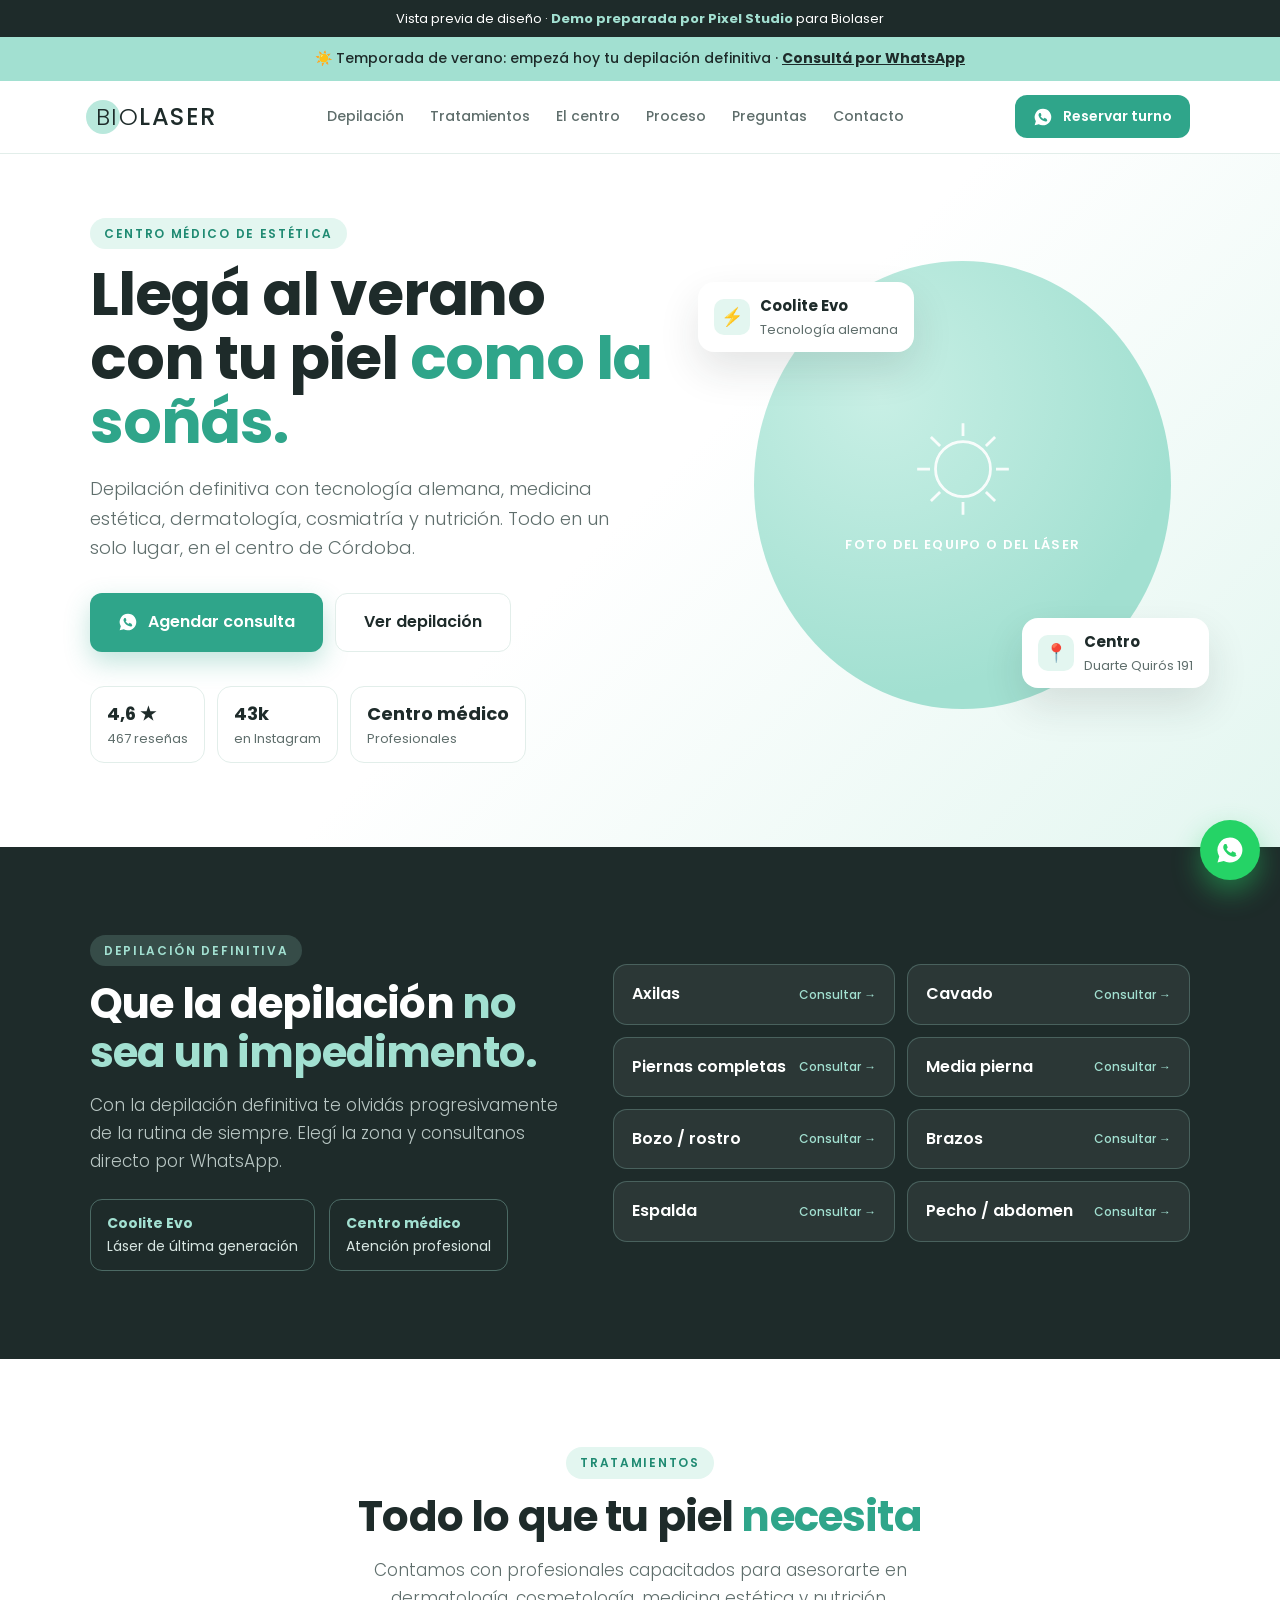
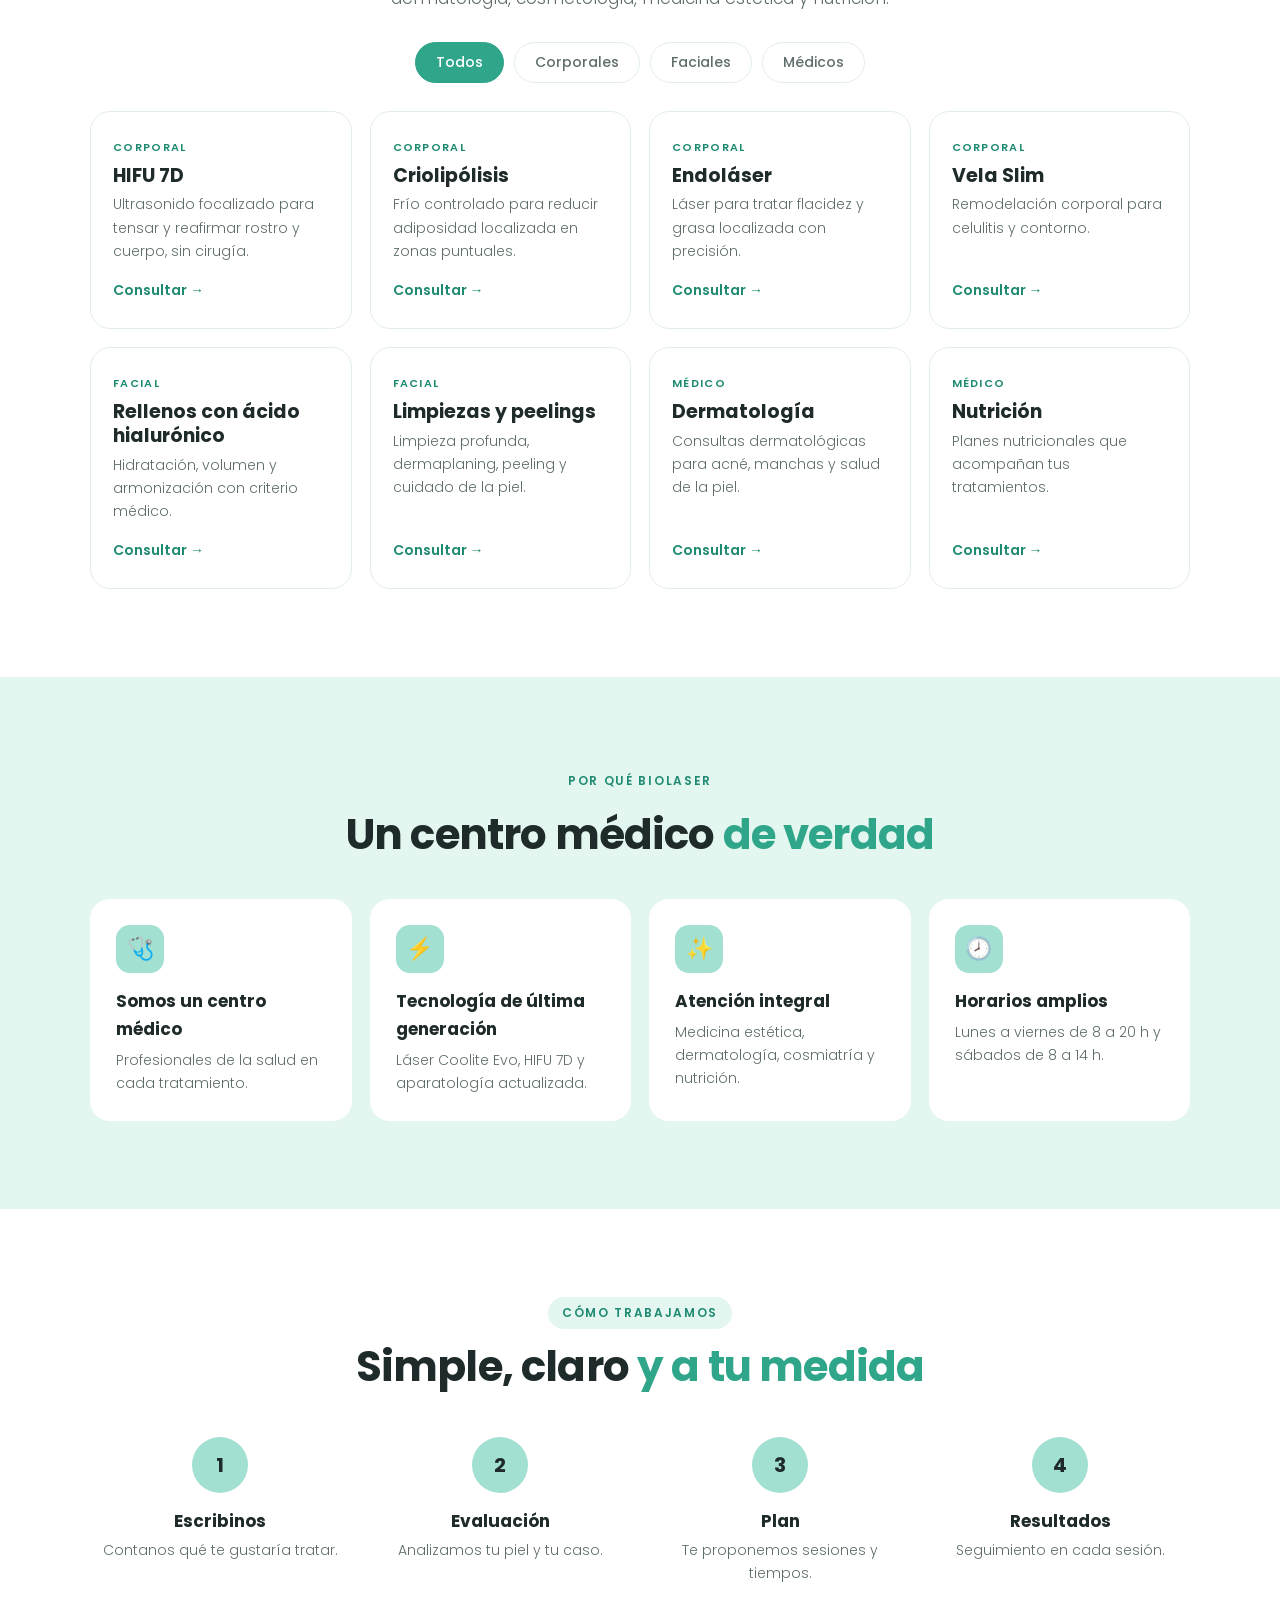
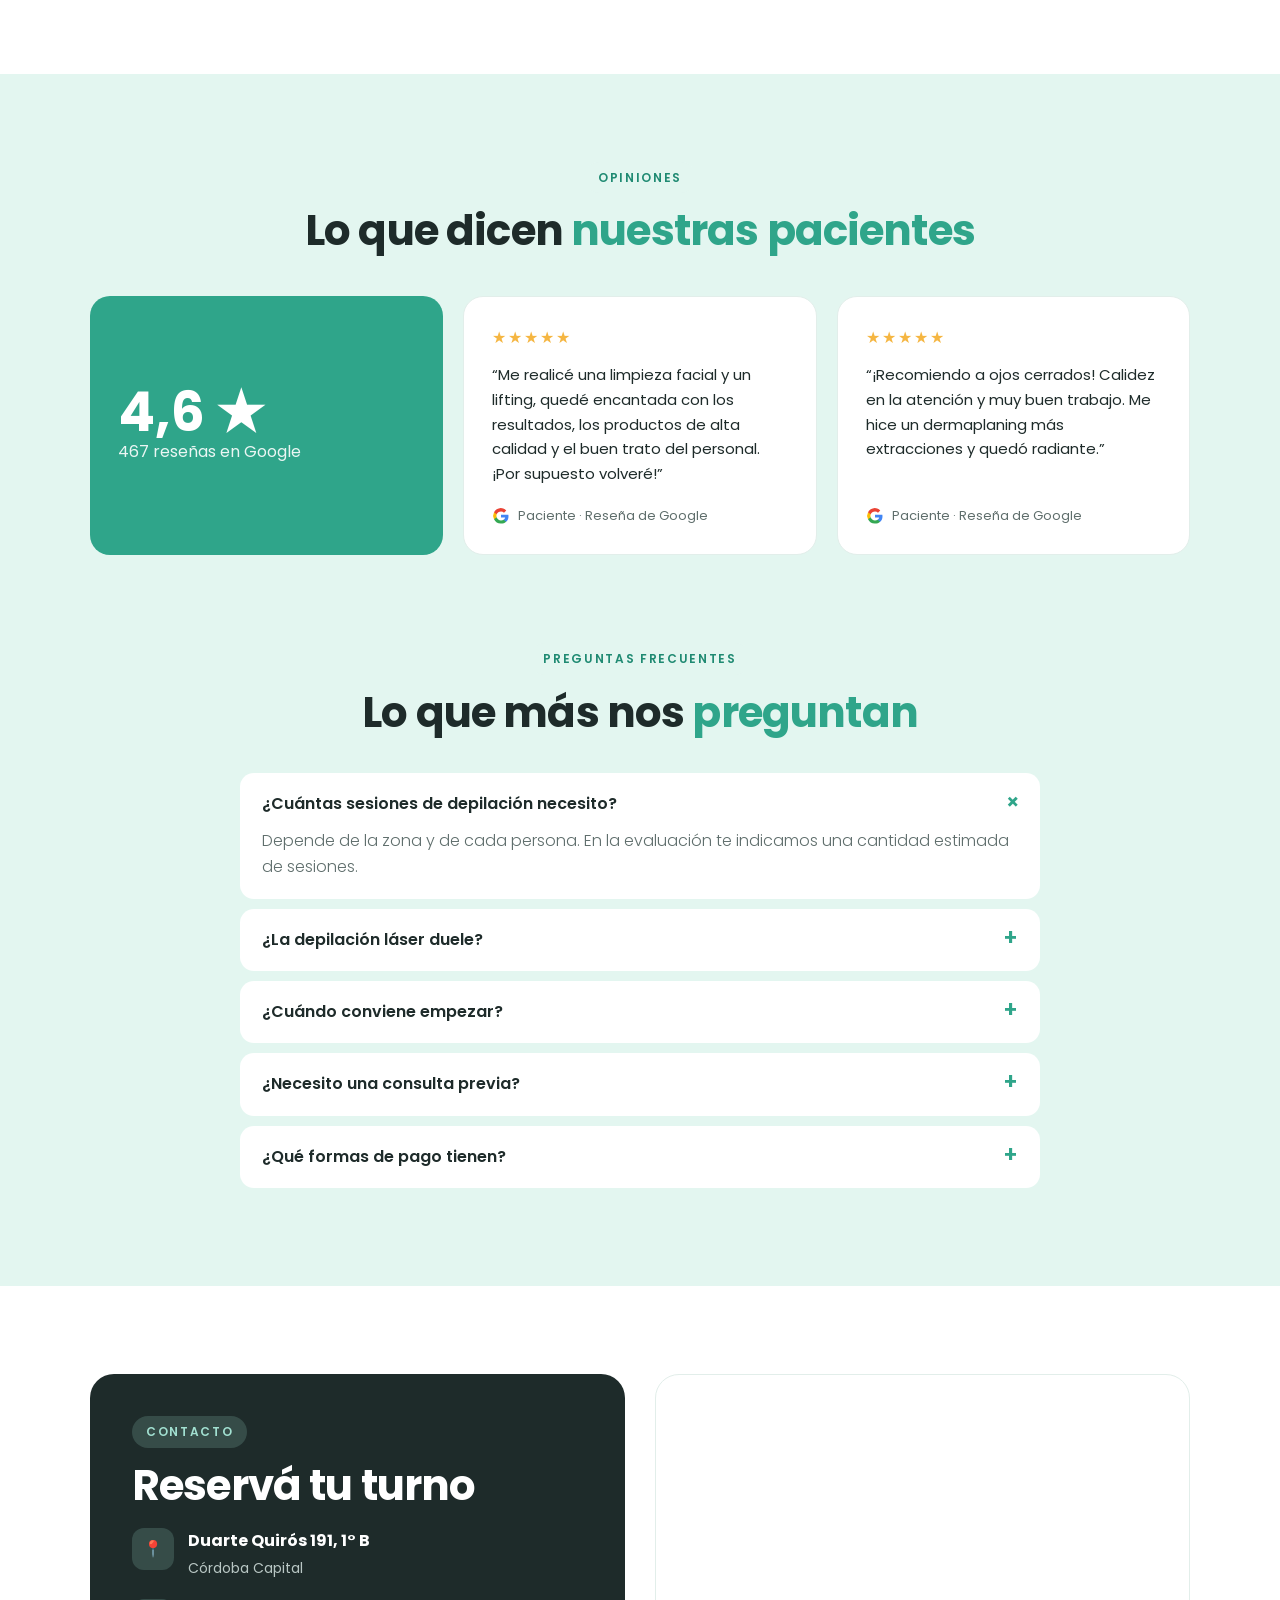
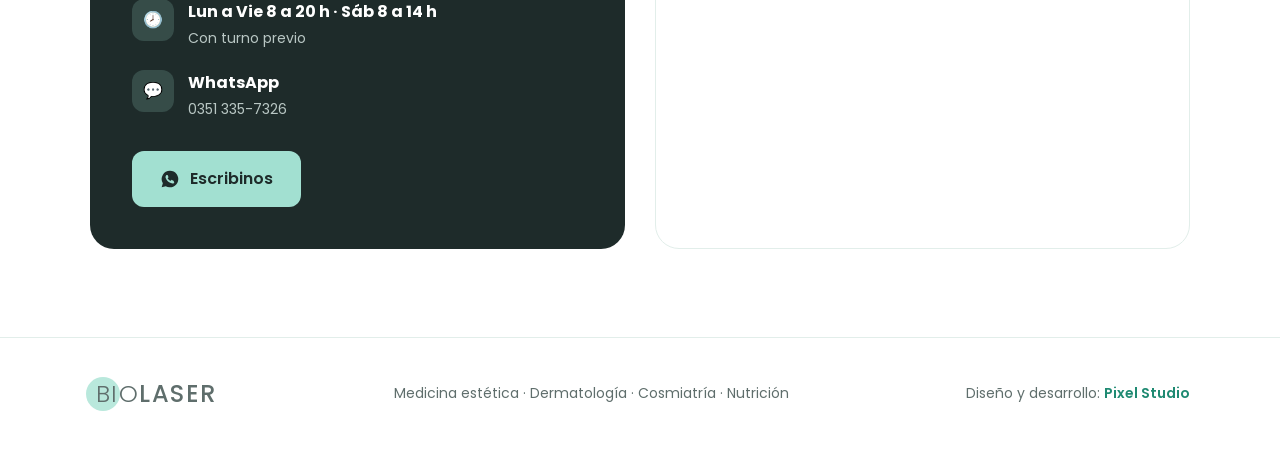
<file: demos/demo-landing-biolaser.html>
<!DOCTYPE html><html lang="es"><head><meta charset="utf-8"><meta name="viewport" content="width=device-width,initial-scale=1">
<title>Biolaser | Depilación Láser, Medicina Estética y Dermatología en Córdoba</title>
<meta name="description" content="Centro médico de estética en Córdoba. Depilación definitiva con láser Coolite Evo, HIFU 7D, criolipólisis, dermatología y nutrición. Duarte Quirós 191 1°B.">
<link href="https://fonts.googleapis.com/css2?family=Poppins:wght@300;400;500;600;700&display=swap" rel="stylesheet">
<style>
:root{--mint:#A2E0D1;--mint-l:#E3F6F0;--teal:#2FA58A;--teal-d:#1F8A72;--ink:#1E2B2A;--mut:#5F6E6C;--line:#E2EEEA}
*{margin:0;padding:0;box-sizing:border-box}html{scroll-behavior:smooth}
body{font-family:'Poppins',sans-serif;color:var(--ink);background:#fff;line-height:1.65;-webkit-font-smoothing:antialiased}
a{color:inherit;text-decoration:none}
.wrap{max-width:1140px;margin:0 auto;padding:0 20px}
section{padding:88px 0}
.k{display:inline-block;font-size:12px;font-weight:600;letter-spacing:.14em;text-transform:uppercase;color:var(--teal-d);background:var(--mint-l);padding:6px 14px;border-radius:999px;margin-bottom:14px}
h1,h2{font-weight:700;letter-spacing:-.02em}
h2{font-size:clamp(28px,4vw,42px);line-height:1.15;margin-bottom:14px}
h2 span{color:var(--teal)}
.lead{color:var(--mut);font-size:17px;max-width:640px;font-weight:300}
.c{text-align:center}.c .lead{margin:0 auto}
.btn{display:inline-flex;align-items:center;gap:10px;background:var(--teal);color:#fff;font-weight:600;padding:15px 28px;border-radius:12px;transition:transform .2s,background .2s;box-shadow:0 10px 26px rgba(47,165,138,.3)}
.btn:hover{background:var(--teal-d);transform:translateY(-2px)}
.btn.l{background:#fff;color:var(--ink);box-shadow:none;border:1.5px solid var(--line)}
.demo{background:var(--ink);color:#fff;font-size:13px;text-align:center;padding:8px 12px}.demo b{color:var(--mint)}
.promo{background:var(--mint);color:var(--ink);text-align:center;font-size:14px;font-weight:500;padding:10px 16px}
.promo a{font-weight:700;text-decoration:underline}
nav{position:sticky;top:0;z-index:20;background:rgba(255,255,255,.94);backdrop-filter:blur(8px);border-bottom:1px solid var(--line)}
nav .wrap{display:flex;justify-content:space-between;align-items:center;height:72px}
.logo{display:flex;align-items:center;gap:0;font-weight:300;font-size:24px;letter-spacing:.06em;position:relative;padding-left:6px}
.logo:before{content:'';position:absolute;left:-4px;top:50%;transform:translateY(-50%);width:34px;height:34px;border-radius:50%;background:var(--mint);opacity:.75;z-index:-1}
.logo b{font-weight:500}
.menu{display:flex;gap:26px;font-size:14px;color:var(--mut);font-weight:500}
.menu a:hover{color:var(--teal-d)}
nav .btn{padding:10px 18px;font-size:14px;box-shadow:none}
.hero{background:linear-gradient(135deg,#fff 50%,var(--mint-l));padding:64px 0 84px;overflow:hidden}
.hero .wrap{display:grid;grid-template-columns:1.1fr .9fr;gap:48px;align-items:center}
.hero h1{font-size:clamp(36px,5.2vw,60px);line-height:1.06}
.hero h1 span{color:var(--teal)}
.hero p{font-size:18px;color:var(--mut);margin:20px 0 30px;max-width:520px;font-weight:300}
.ctas{display:flex;gap:12px;flex-wrap:wrap}
.badges{display:flex;gap:12px;flex-wrap:wrap;margin-top:34px}
.badge{background:#fff;border:1px solid var(--line);border-radius:14px;padding:12px 16px;font-size:13px;color:var(--mut)}
.badge b{display:block;font-size:18px;color:var(--ink)}
.visual{position:relative;aspect-ratio:1/1.1}
.circle{position:absolute;inset:6% 4% 8% 8%;border-radius:50%;background:radial-gradient(circle at 30% 30%,#C8EFE5,var(--mint) 70%);display:flex;align-items:center;justify-content:center;text-align:center;color:#fff;font-size:13px;font-weight:600;letter-spacing:.1em;text-transform:uppercase;padding:40px}
.circle svg{width:110px;height:110px;display:block;margin:0 auto 10px;opacity:.9}
.float{position:absolute;background:#fff;border-radius:16px;padding:12px 16px;box-shadow:0 18px 40px rgba(30,43,42,.12);font-size:13px;color:var(--mut);display:flex;gap:10px;align-items:center}
.float b{display:block;color:var(--ink);font-size:15px}
.float i{font-style:normal;width:36px;height:36px;border-radius:10px;background:var(--mint-l);display:flex;align-items:center;justify-content:center;font-size:18px}
.dep{background:var(--ink);color:#fff}
.dep .wrap{display:grid;grid-template-columns:.9fr 1.1fr;gap:50px;align-items:center}
.dep h2{color:#fff}.dep h2 span{color:var(--mint)}
.dep .lead{color:#B9C7C4}
.tech{margin-top:24px;display:flex;gap:14px;flex-wrap:wrap}
.tech div{border:1px solid rgba(162,224,209,.35);border-radius:12px;padding:12px 16px;font-size:14px;color:#D8E6E2}
.tech b{color:var(--mint);display:block}
.zonas{display:grid;grid-template-columns:1fr 1fr;gap:12px}
.z{background:rgba(255,255,255,.06);border:1px solid rgba(162,224,209,.25);border-radius:14px;padding:16px 18px;font-weight:600;display:flex;justify-content:space-between;align-items:center;gap:10px;transition:background .2s,border-color .2s}
.z span{font-size:12px;font-weight:500;color:var(--mint)}
.z:hover{background:rgba(162,224,209,.15);border-color:var(--mint)}
.tabs{display:flex;gap:10px;justify-content:center;margin:30px 0 8px;flex-wrap:wrap}
.tabs button{background:#fff;border:1.5px solid var(--line);padding:9px 20px;border-radius:999px;font-family:'Poppins';font-size:14px;font-weight:500;color:var(--mut);cursor:pointer;transition:all .2s}
.tabs button.on,.tabs button:hover{background:var(--teal);border-color:var(--teal);color:#fff}
.grid{display:grid;grid-template-columns:repeat(4,1fr);gap:18px;margin-top:28px}
.tc{border:1px solid var(--line);border-radius:20px;padding:26px 22px;display:flex;flex-direction:column;transition:transform .25s,box-shadow .25s;background:#fff}
.tc:hover{transform:translateY(-4px);box-shadow:0 20px 40px rgba(30,43,42,.08)}
.tc .cat{font-size:11px;font-weight:600;letter-spacing:.12em;text-transform:uppercase;color:var(--teal-d)}
.tc h3{font-size:19px;margin:8px 0 6px;line-height:1.25}
.tc p{font-size:14px;color:var(--mut);flex:1;font-weight:300}
.tc a{margin-top:16px;font-weight:600;font-size:14px;color:var(--teal-d)}
.soft{background:var(--mint-l)}
.why{display:grid;grid-template-columns:repeat(4,1fr);gap:18px;margin-top:40px}
.wy{background:#fff;border-radius:20px;padding:26px}
.wy .i{width:48px;height:48px;border-radius:14px;background:var(--mint);display:flex;align-items:center;justify-content:center;font-size:22px;margin-bottom:14px}
.wy h3{font-size:17px;margin-bottom:6px}.wy p{font-size:14px;color:var(--mut);font-weight:300}
.steps{display:grid;grid-template-columns:repeat(4,1fr);gap:20px;margin-top:46px}
.step{text-align:center}
.step .n{width:56px;height:56px;border-radius:50%;background:var(--mint);color:var(--ink);font-weight:700;font-size:20px;display:flex;align-items:center;justify-content:center;margin:0 auto 14px}
.step h3{font-size:17px;margin-bottom:4px}.step p{font-size:14px;color:var(--mut);font-weight:300}
.revs{display:grid;grid-template-columns:1fr 1fr 1fr;gap:20px;margin-top:40px}
.rv{border:1px solid var(--line);border-radius:20px;padding:28px;display:flex;flex-direction:column;background:#fff}
.st{color:#F5B642;letter-spacing:2px}
.rv p{margin:12px 0 18px;flex:1;font-size:15px}
.rv small{color:var(--mut);display:flex;gap:8px;align-items:center;font-size:13px}
.big{background:var(--teal);color:#fff;border-radius:20px;padding:28px;display:flex;flex-direction:column;justify-content:center}
.big b{font-size:54px;line-height:1}.big p{opacity:.9}
.faq{max-width:800px;margin:36px auto 0}
details{background:#fff;border-radius:14px;padding:18px 22px;margin-bottom:10px}
summary{cursor:pointer;list-style:none;display:flex;justify-content:space-between;gap:20px;font-weight:600}
summary::-webkit-details-marker{display:none}
summary:after{content:'+';color:var(--teal);font-size:22px;line-height:1;transition:transform .2s}
details[open] summary:after{transform:rotate(45deg)}
details p{color:var(--mut);margin-top:10px;font-weight:300}
.contact .wrap{display:grid;grid-template-columns:1fr 1fr;gap:30px}
.cb{background:var(--ink);color:#fff;border-radius:24px;padding:42px}
.cb h2{color:#fff}
.cl{display:flex;gap:14px;margin-top:18px}
.cl i{font-style:normal;width:42px;height:42px;border-radius:12px;background:rgba(162,224,209,.18);display:flex;align-items:center;justify-content:center;flex-shrink:0}
.cl span{color:#B9C7C4;font-size:14px}
.cb .btn{margin-top:28px;background:var(--mint);color:var(--ink);box-shadow:none}
.map{border-radius:24px;overflow:hidden;border:1px solid var(--line);min-height:380px}
.map iframe{width:100%;height:100%;min-height:380px;border:0;display:block}
footer{border-top:1px solid var(--line);padding:36px 0;font-size:14px;color:var(--mut)}
footer .wrap{display:flex;justify-content:space-between;align-items:center;gap:20px;flex-wrap:wrap}
footer a{color:var(--teal-d);font-weight:600}
.wf{position:fixed;right:20px;bottom:20px;width:60px;height:60px;border-radius:50%;background:#25D366;color:#fff;display:flex;align-items:center;justify-content:center;box-shadow:0 12px 28px rgba(37,211,102,.45);z-index:30}
.wf svg{width:30px;height:30px}
@media(max-width:920px){.menu{display:none}.hero .wrap,.dep .wrap,.contact .wrap{grid-template-columns:1fr}.visual{max-width:400px;margin:0 auto;width:100%}.grid,.why,.steps{grid-template-columns:1fr 1fr}.revs{grid-template-columns:1fr}section{padding:64px 0}}
@media(max-width:560px){.grid,.why,.steps,.zonas{grid-template-columns:1fr}nav .btn span{display:none}.cb{padding:28px}}
</style></head><body>
<div class="demo">Vista previa de diseño · <b>Demo preparada por Pixel Studio</b> para Biolaser</div>
<div class="promo">☀️ Temporada de verano: empezá hoy tu depilación definitiva · <a href="https://wa.me/5493513357326?text=Hola%20Biolaser%21%20Quiero%20info%20sobre%20depilaci%C3%B3n%20definitiva%20para%20el%20verano." target="_blank" rel="noopener">Consultá por WhatsApp</a></div>
<nav><div class="wrap">
<a href="#inicio" class="logo">BIO<b>LASER</b></a>
<div class="menu"><a href="#depilacion">Depilación</a><a href="#tratamientos">Tratamientos</a><a href="#centro">El centro</a><a href="#proceso">Proceso</a><a href="#faq">Preguntas</a><a href="#contacto">Contacto</a></div>
<a class="btn" href="https://wa.me/5493513357326?text=Hola%20Biolaser%21%20Quiero%20reservar%20un%20turno." target="_blank" rel="noopener"><svg viewBox="0 0 24 24" fill="currentColor" width="20" height="20"><path d="M12 2a10 10 0 0 0-8.6 15.1L2 22l5-1.3A10 10 0 1 0 12 2Zm5.3 14.1c-.2.6-1.3 1.2-1.8 1.2-.5.1-1 .1-1.7-.1-.4-.1-.9-.3-1.5-.6-2.7-1.2-4.4-3.9-4.6-4.1-.1-.2-1.1-1.5-1.1-2.8s.7-2 .9-2.3c.2-.3.5-.3.7-.3h.5c.2 0 .4 0 .6.5l.8 1.9c.1.1.1.3 0 .5l-.3.5-.4.4c-.1.1-.3.3-.1.5.1.3.6 1 1.3 1.6.9.8 1.6 1 1.9 1.2.2.1.4.1.5-.1l.7-.9c.2-.2.4-.2.6-.1l1.8.9c.3.1.4.2.5.3.1.2.1.7-.1 1.3Z"/></svg><span>Reservar turno</span></a>
</div></nav>

<header class="hero" id="inicio"><div class="wrap">
<div><span class="k">Centro médico de estética</span>
<h1>Llegá al verano con tu piel <span>como la soñás.</span></h1>
<p>Depilación definitiva con tecnología alemana, medicina estética, dermatología, cosmiatría y nutrición. Todo en un solo lugar, en el centro de Córdoba.</p>
<div class="ctas"><a class="btn" href="https://wa.me/5493513357326?text=Hola%20Biolaser%21%20Quiero%20agendar%20una%20consulta." target="_blank" rel="noopener"><svg viewBox="0 0 24 24" fill="currentColor" width="20" height="20"><path d="M12 2a10 10 0 0 0-8.6 15.1L2 22l5-1.3A10 10 0 1 0 12 2Zm5.3 14.1c-.2.6-1.3 1.2-1.8 1.2-.5.1-1 .1-1.7-.1-.4-.1-.9-.3-1.5-.6-2.7-1.2-4.4-3.9-4.6-4.1-.1-.2-1.1-1.5-1.1-2.8s.7-2 .9-2.3c.2-.3.5-.3.7-.3h.5c.2 0 .4 0 .6.5l.8 1.9c.1.1.1.3 0 .5l-.3.5-.4.4c-.1.1-.3.3-.1.5.1.3.6 1 1.3 1.6.9.8 1.6 1 1.9 1.2.2.1.4.1.5-.1l.7-.9c.2-.2.4-.2.6-.1l1.8.9c.3.1.4.2.5.3.1.2.1.7-.1 1.3Z"/></svg> Agendar consulta</a><a class="btn l" href="#depilacion">Ver depilación</a></div>
<div class="badges"><div class="badge"><b>4,6 ★</b>467 reseñas</div><div class="badge"><b>43k</b>en Instagram</div><div class="badge"><b>Centro médico</b>Profesionales</div></div></div>
<div class="visual"><div class="circle"><div><svg viewBox="0 0 120 120" fill="none" stroke="#fff" stroke-width="3"><circle cx="60" cy="60" r="30"/><path d="M60 10v14M60 96v14M10 60h14M96 60h14M25 25l10 10M85 85l10 10M95 25 85 35M35 85 25 95"/></svg>Foto del equipo o del láser</div></div>
<div class="float" style="top:10%;left:-4%"><i>⚡</i><div><b>Coolite Evo</b>Tecnología alemana</div></div>
<div class="float" style="bottom:12%;right:-4%"><i>📍</i><div><b>Centro</b>Duarte Quirós 191</div></div></div>
</div></header>

<section class="dep" id="depilacion"><div class="wrap">
<div><span class="k" style="background:rgba(162,224,209,.18);color:var(--mint)">Depilación definitiva</span>
<h2>Que la depilación <span>no sea un impedimento.</span></h2>
<p class="lead">Con la depilación definitiva te olvidás progresivamente de la rutina de siempre. Elegí la zona y consultanos directo por WhatsApp.</p>
<div class="tech"><div><b>Coolite Evo</b>Láser de última generación</div><div><b>Centro médico</b>Atención profesional</div></div></div>
<div class="zonas"><a class="z" href="https://wa.me/5493513357326?text=Hola%20Biolaser%21%20Quiero%20consultar%20por%20depilaci%C3%B3n%20definitiva%20en%3A%20Axilas." target="_blank" rel="noopener">Axilas<span>Consultar →</span></a><a class="z" href="https://wa.me/5493513357326?text=Hola%20Biolaser%21%20Quiero%20consultar%20por%20depilaci%C3%B3n%20definitiva%20en%3A%20Cavado." target="_blank" rel="noopener">Cavado<span>Consultar →</span></a><a class="z" href="https://wa.me/5493513357326?text=Hola%20Biolaser%21%20Quiero%20consultar%20por%20depilaci%C3%B3n%20definitiva%20en%3A%20Piernas%20completas." target="_blank" rel="noopener">Piernas completas<span>Consultar →</span></a><a class="z" href="https://wa.me/5493513357326?text=Hola%20Biolaser%21%20Quiero%20consultar%20por%20depilaci%C3%B3n%20definitiva%20en%3A%20Media%20pierna." target="_blank" rel="noopener">Media pierna<span>Consultar →</span></a><a class="z" href="https://wa.me/5493513357326?text=Hola%20Biolaser%21%20Quiero%20consultar%20por%20depilaci%C3%B3n%20definitiva%20en%3A%20Bozo%20/%20rostro." target="_blank" rel="noopener">Bozo / rostro<span>Consultar →</span></a><a class="z" href="https://wa.me/5493513357326?text=Hola%20Biolaser%21%20Quiero%20consultar%20por%20depilaci%C3%B3n%20definitiva%20en%3A%20Brazos." target="_blank" rel="noopener">Brazos<span>Consultar →</span></a><a class="z" href="https://wa.me/5493513357326?text=Hola%20Biolaser%21%20Quiero%20consultar%20por%20depilaci%C3%B3n%20definitiva%20en%3A%20Espalda." target="_blank" rel="noopener">Espalda<span>Consultar →</span></a><a class="z" href="https://wa.me/5493513357326?text=Hola%20Biolaser%21%20Quiero%20consultar%20por%20depilaci%C3%B3n%20definitiva%20en%3A%20Pecho%20/%20abdomen." target="_blank" rel="noopener">Pecho / abdomen<span>Consultar →</span></a></div>
</div></section>

<section id="tratamientos"><div class="wrap">
<div class="c"><span class="k">Tratamientos</span><h2>Todo lo que tu piel <span>necesita</span></h2><p class="lead">Contamos con profesionales capacitados para asesorarte en dermatología, cosmetología, medicina estética y nutrición.</p></div>
<div class="tabs"><button class="on" data-f="all">Todos</button><button data-f="Corporal">Corporales</button><button data-f="Facial">Faciales</button><button data-f="Médico">Médicos</button></div>
<div class="grid"><div class="tc" data-cat="Corporal"><span class="cat">Corporal</span><h3>HIFU 7D</h3><p>Ultrasonido focalizado para tensar y reafirmar rostro y cuerpo, sin cirugía.</p><a href="https://wa.me/5493513357326?text=Hola%20Biolaser%21%20Quiero%20consultar%20por%20HIFU%207D." target="_blank" rel="noopener">Consultar →</a></div><div class="tc" data-cat="Corporal"><span class="cat">Corporal</span><h3>Criolipólisis</h3><p>Frío controlado para reducir adiposidad localizada en zonas puntuales.</p><a href="https://wa.me/5493513357326?text=Hola%20Biolaser%21%20Quiero%20consultar%20por%20Criolip%C3%B3lisis." target="_blank" rel="noopener">Consultar →</a></div><div class="tc" data-cat="Corporal"><span class="cat">Corporal</span><h3>Endoláser</h3><p>Láser para tratar flacidez y grasa localizada con precisión.</p><a href="https://wa.me/5493513357326?text=Hola%20Biolaser%21%20Quiero%20consultar%20por%20Endol%C3%A1ser." target="_blank" rel="noopener">Consultar →</a></div><div class="tc" data-cat="Corporal"><span class="cat">Corporal</span><h3>Vela Slim</h3><p>Remodelación corporal para celulitis y contorno.</p><a href="https://wa.me/5493513357326?text=Hola%20Biolaser%21%20Quiero%20consultar%20por%20Vela%20Slim." target="_blank" rel="noopener">Consultar →</a></div><div class="tc" data-cat="Facial"><span class="cat">Facial</span><h3>Rellenos con ácido hialurónico</h3><p>Hidratación, volumen y armonización con criterio médico.</p><a href="https://wa.me/5493513357326?text=Hola%20Biolaser%21%20Quiero%20consultar%20por%20Rellenos%20con%20%C3%A1cido%20hialur%C3%B3nico." target="_blank" rel="noopener">Consultar →</a></div><div class="tc" data-cat="Facial"><span class="cat">Facial</span><h3>Limpiezas y peelings</h3><p>Limpieza profunda, dermaplaning, peeling y cuidado de la piel.</p><a href="https://wa.me/5493513357326?text=Hola%20Biolaser%21%20Quiero%20consultar%20por%20Limpiezas%20y%20peelings." target="_blank" rel="noopener">Consultar →</a></div><div class="tc" data-cat="Médico"><span class="cat">Médico</span><h3>Dermatología</h3><p>Consultas dermatológicas para acné, manchas y salud de la piel.</p><a href="https://wa.me/5493513357326?text=Hola%20Biolaser%21%20Quiero%20consultar%20por%20Dermatolog%C3%ADa." target="_blank" rel="noopener">Consultar →</a></div><div class="tc" data-cat="Médico"><span class="cat">Médico</span><h3>Nutrición</h3><p>Planes nutricionales que acompañan tus tratamientos.</p><a href="https://wa.me/5493513357326?text=Hola%20Biolaser%21%20Quiero%20consultar%20por%20Nutrici%C3%B3n." target="_blank" rel="noopener">Consultar →</a></div></div>
</div></section>

<section class="soft" id="centro"><div class="wrap">
<div class="c"><span class="k">Por qué Biolaser</span><h2>Un centro médico <span>de verdad</span></h2></div>
<div class="why">
<div class="wy"><div class="i">🩺</div><h3>Somos un centro médico</h3><p>Profesionales de la salud en cada tratamiento.</p></div>
<div class="wy"><div class="i">⚡</div><h3>Tecnología de última generación</h3><p>Láser Coolite Evo, HIFU 7D y aparatología actualizada.</p></div>
<div class="wy"><div class="i">✨</div><h3>Atención integral</h3><p>Medicina estética, dermatología, cosmiatría y nutrición.</p></div>
<div class="wy"><div class="i">🕗</div><h3>Horarios amplios</h3><p>Lunes a viernes de 8 a 20 h y sábados de 8 a 14 h.</p></div>
</div></div></section>

<section id="proceso"><div class="wrap">
<div class="c"><span class="k">Cómo trabajamos</span><h2>Simple, claro <span>y a tu medida</span></h2></div>
<div class="steps"><div class="step"><div class="n">1</div><h3>Escribinos</h3><p>Contanos qué te gustaría tratar.</p></div><div class="step"><div class="n">2</div><h3>Evaluación</h3><p>Analizamos tu piel y tu caso.</p></div><div class="step"><div class="n">3</div><h3>Plan</h3><p>Te proponemos sesiones y tiempos.</p></div><div class="step"><div class="n">4</div><h3>Resultados</h3><p>Seguimiento en cada sesión.</p></div></div>
</div></section>

<section class="soft" id="opiniones"><div class="wrap">
<div class="c"><span class="k">Opiniones</span><h2>Lo que dicen <span>nuestras pacientes</span></h2></div>
<div class="revs"><div class="big"><b>4,6 ★</b><p>467 reseñas en Google</p></div><div class="rv"><div class="st">★★★★★</div><p>“Me realicé una limpieza facial y un lifting, quedé encantada con los resultados, los productos de alta calidad y el buen trato del personal. ¡Por supuesto volveré!”</p><small><svg width="18" height="18" viewBox="0 0 24 24"><path fill="#4285F4" d="M22 12.2c0-.7-.1-1.4-.2-2H12v3.8h5.6a4.8 4.8 0 0 1-2.1 3.1v2.6h3.4c2-1.8 3.1-4.5 3.1-7.5Z"/><path fill="#34A853" d="M12 22c2.8 0 5.2-.9 6.9-2.5l-3.4-2.6c-.9.6-2.1 1-3.5 1-2.7 0-5-1.8-5.8-4.3H2.7v2.7A10 10 0 0 0 12 22Z"/><path fill="#FBBC05" d="M6.2 13.6a6 6 0 0 1 0-3.8V7.1H2.7a10 10 0 0 0 0 9.2l3.5-2.7Z"/><path fill="#EA4335" d="M12 6c1.5 0 2.9.5 4 1.6l3-3A10 10 0 0 0 2.7 7.1l3.5 2.7C7 7.8 9.3 6 12 6Z"/></svg> Paciente · Reseña de Google</small></div><div class="rv"><div class="st">★★★★★</div><p>“¡Recomiendo a ojos cerrados! Calidez en la atención y muy buen trabajo. Me hice un dermaplaning más extracciones y quedó radiante.”</p><small><svg width="18" height="18" viewBox="0 0 24 24"><path fill="#4285F4" d="M22 12.2c0-.7-.1-1.4-.2-2H12v3.8h5.6a4.8 4.8 0 0 1-2.1 3.1v2.6h3.4c2-1.8 3.1-4.5 3.1-7.5Z"/><path fill="#34A853" d="M12 22c2.8 0 5.2-.9 6.9-2.5l-3.4-2.6c-.9.6-2.1 1-3.5 1-2.7 0-5-1.8-5.8-4.3H2.7v2.7A10 10 0 0 0 12 22Z"/><path fill="#FBBC05" d="M6.2 13.6a6 6 0 0 1 0-3.8V7.1H2.7a10 10 0 0 0 0 9.2l3.5-2.7Z"/><path fill="#EA4335" d="M12 6c1.5 0 2.9.5 4 1.6l3-3A10 10 0 0 0 2.7 7.1l3.5 2.7C7 7.8 9.3 6 12 6Z"/></svg> Paciente · Reseña de Google</small></div></div>
</div></section>

<section id="faq" class="soft" style="padding-top:0"><div class="wrap">
<div class="c"><span class="k">Preguntas frecuentes</span><h2>Lo que más nos <span>preguntan</span></h2></div>
<div class="faq">
<details open><summary>¿Cuántas sesiones de depilación necesito?</summary><p>Depende de la zona y de cada persona. En la evaluación te indicamos una cantidad estimada de sesiones.</p></details>
<details><summary>¿La depilación láser duele?</summary><p>Es un procedimiento bien tolerado. Te explicamos qué vas a sentir antes de empezar.</p></details>
<details><summary>¿Cuándo conviene empezar?</summary><p>Cuanto antes empieces, antes vas a ver los resultados. Consultanos y armamos tu plan.</p></details>
<details><summary>¿Necesito una consulta previa?</summary><p>Sí, hacemos una evaluación para indicarte el tratamiento adecuado para tu piel.</p></details>
<details><summary>¿Qué formas de pago tienen?</summary><p>Escribinos por WhatsApp y te contamos las opciones y promociones vigentes.</p></details>
</div></div></section>

<section class="contact" id="contacto"><div class="wrap">
<div class="cb"><span class="k" style="background:rgba(162,224,209,.18);color:var(--mint)">Contacto</span><h2>Reservá tu turno</h2>
<div class="cl"><i>📍</i><div><b>Duarte Quirós 191, 1° B</b><br><span>Córdoba Capital</span></div></div>
<div class="cl"><i>🕗</i><div><b>Lun a Vie 8 a 20 h · Sáb 8 a 14 h</b><br><span>Con turno previo</span></div></div>
<div class="cl"><i>💬</i><div><b>WhatsApp</b><br><span>0351 335-7326</span></div></div>
<a class="btn" href="https://wa.me/5493513357326?text=Hola%20Biolaser%21%20Quiero%20reservar%20un%20turno." target="_blank" rel="noopener"><svg viewBox="0 0 24 24" fill="currentColor" width="20" height="20"><path d="M12 2a10 10 0 0 0-8.6 15.1L2 22l5-1.3A10 10 0 1 0 12 2Zm5.3 14.1c-.2.6-1.3 1.2-1.8 1.2-.5.1-1 .1-1.7-.1-.4-.1-.9-.3-1.5-.6-2.7-1.2-4.4-3.9-4.6-4.1-.1-.2-1.1-1.5-1.1-2.8s.7-2 .9-2.3c.2-.3.5-.3.7-.3h.5c.2 0 .4 0 .6.5l.8 1.9c.1.1.1.3 0 .5l-.3.5-.4.4c-.1.1-.3.3-.1.5.1.3.6 1 1.3 1.6.9.8 1.6 1 1.9 1.2.2.1.4.1.5-.1l.7-.9c.2-.2.4-.2.6-.1l1.8.9c.3.1.4.2.5.3.1.2.1.7-.1 1.3Z"/></svg> Escribinos</a></div>
<div class="map"><iframe loading="lazy" title="Ubicación Biolaser" src="https://www.google.com/maps?q=Duarte+Quir%C3%B3s+191,+C%C3%B3rdoba,+Argentina&output=embed"></iframe></div>
</div></section>

<footer><div class="wrap"><div class="logo">BIO<b>LASER</b></div><div>Medicina estética · Dermatología · Cosmiatría · Nutrición</div><div>Diseño y desarrollo: <a href="https://wa.me/5493513992666" target="_blank" rel="noopener">Pixel Studio</a></div></div></footer>
<a class="wf" href="https://wa.me/5493513357326?text=Hola%20Biolaser%21%20Quiero%20hacer%20una%20consulta." target="_blank" rel="noopener" aria-label="WhatsApp"><svg viewBox="0 0 24 24" fill="currentColor" width="20" height="20"><path d="M12 2a10 10 0 0 0-8.6 15.1L2 22l5-1.3A10 10 0 1 0 12 2Zm5.3 14.1c-.2.6-1.3 1.2-1.8 1.2-.5.1-1 .1-1.7-.1-.4-.1-.9-.3-1.5-.6-2.7-1.2-4.4-3.9-4.6-4.1-.1-.2-1.1-1.5-1.1-2.8s.7-2 .9-2.3c.2-.3.5-.3.7-.3h.5c.2 0 .4 0 .6.5l.8 1.9c.1.1.1.3 0 .5l-.3.5-.4.4c-.1.1-.3.3-.1.5.1.3.6 1 1.3 1.6.9.8 1.6 1 1.9 1.2.2.1.4.1.5-.1l.7-.9c.2-.2.4-.2.6-.1l1.8.9c.3.1.4.2.5.3.1.2.1.7-.1 1.3Z"/></svg></a>
<script>
document.querySelectorAll('.tabs button').forEach(function(b){b.onclick=function(){document.querySelectorAll('.tabs button').forEach(function(x){x.classList.remove('on')});b.classList.add('on');var f=b.dataset.f;document.querySelectorAll('.tc').forEach(function(c){c.style.display=(f==='all'||c.dataset.cat===f)?'':'none'})}});
</script>
</body></html>
</file>
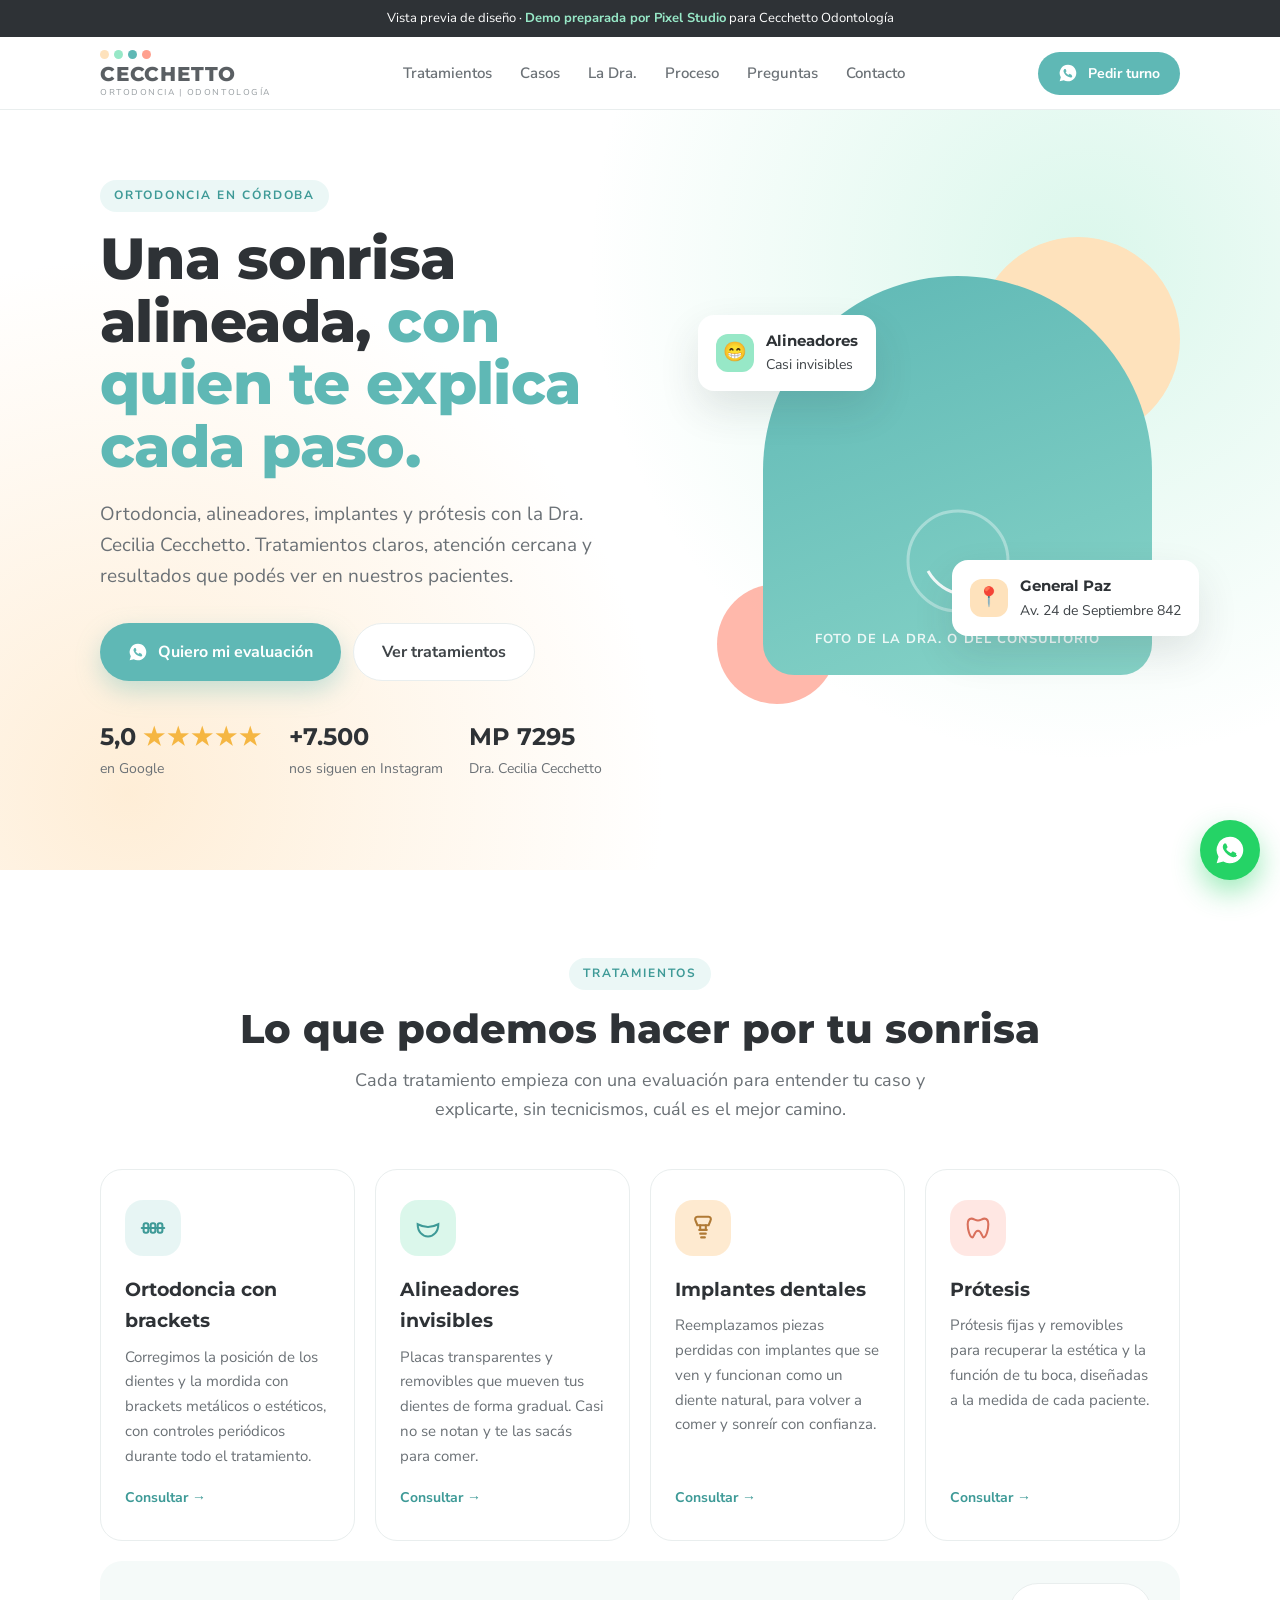
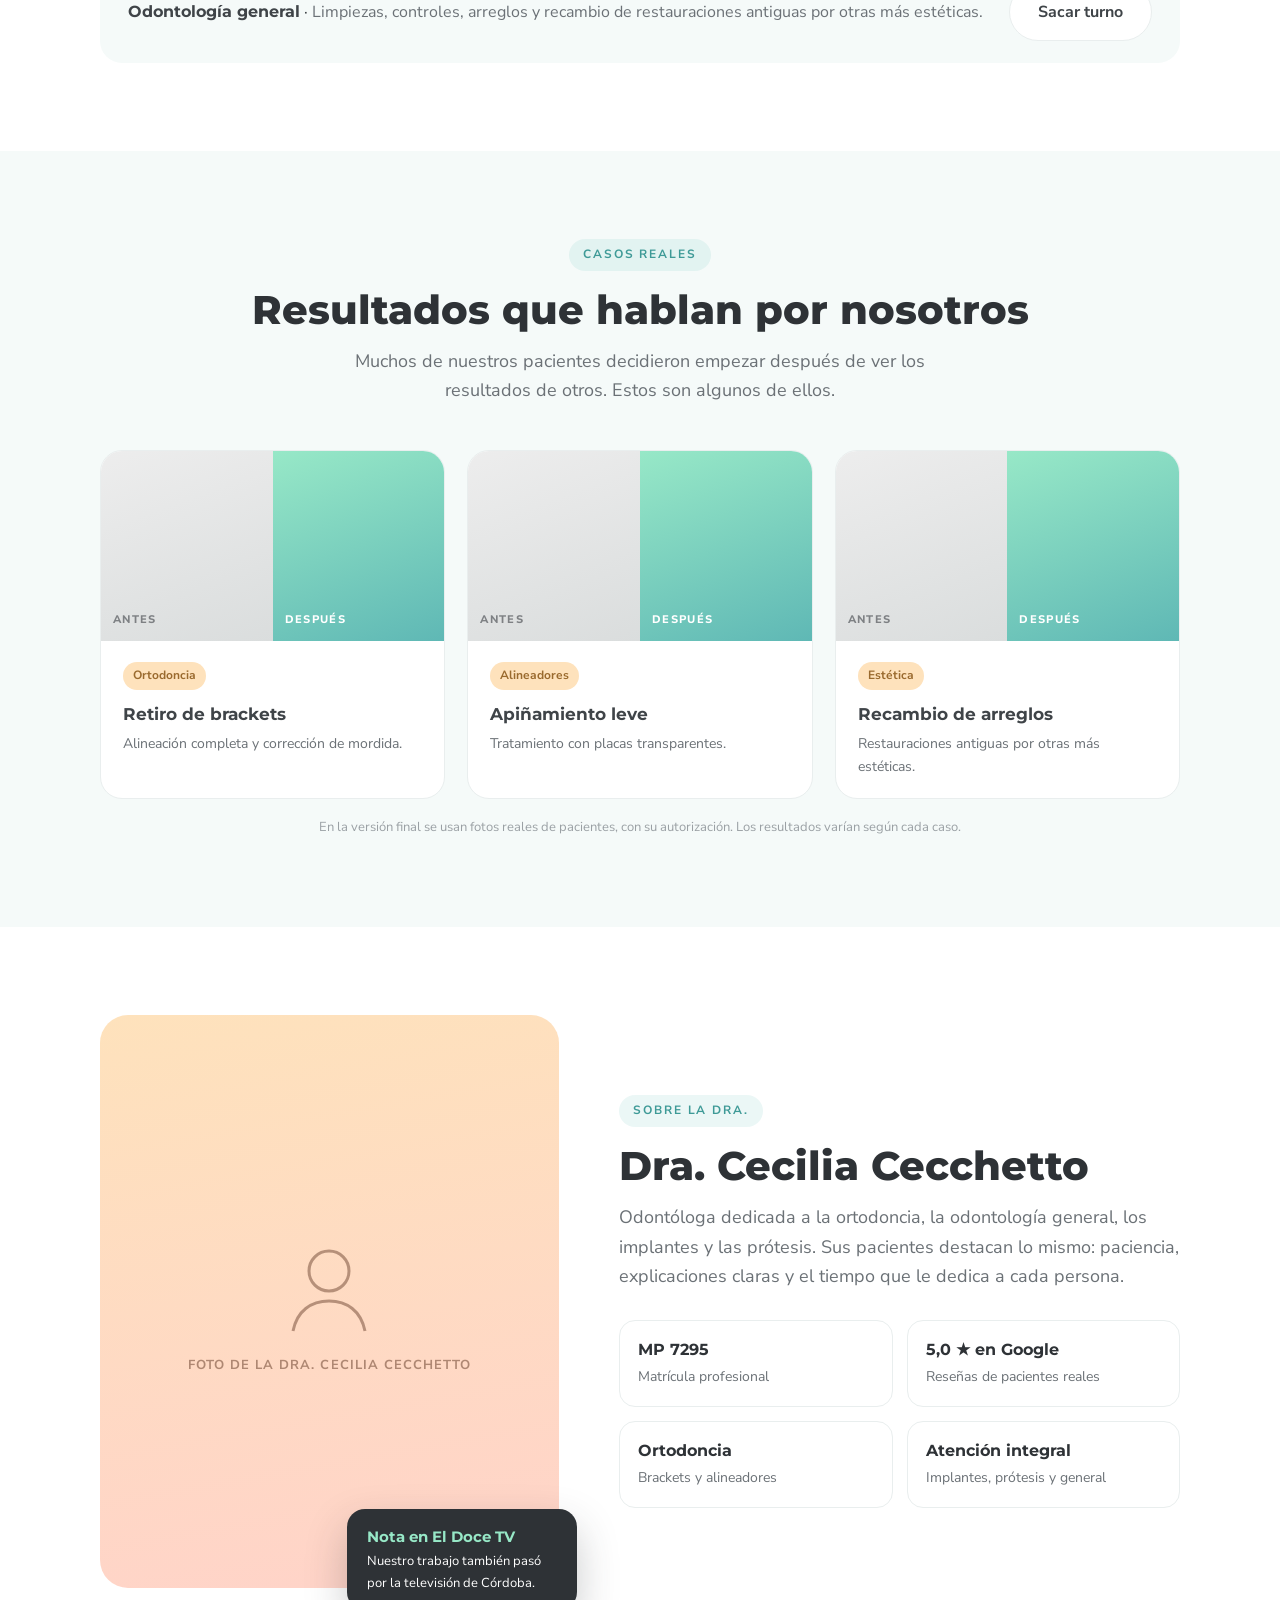
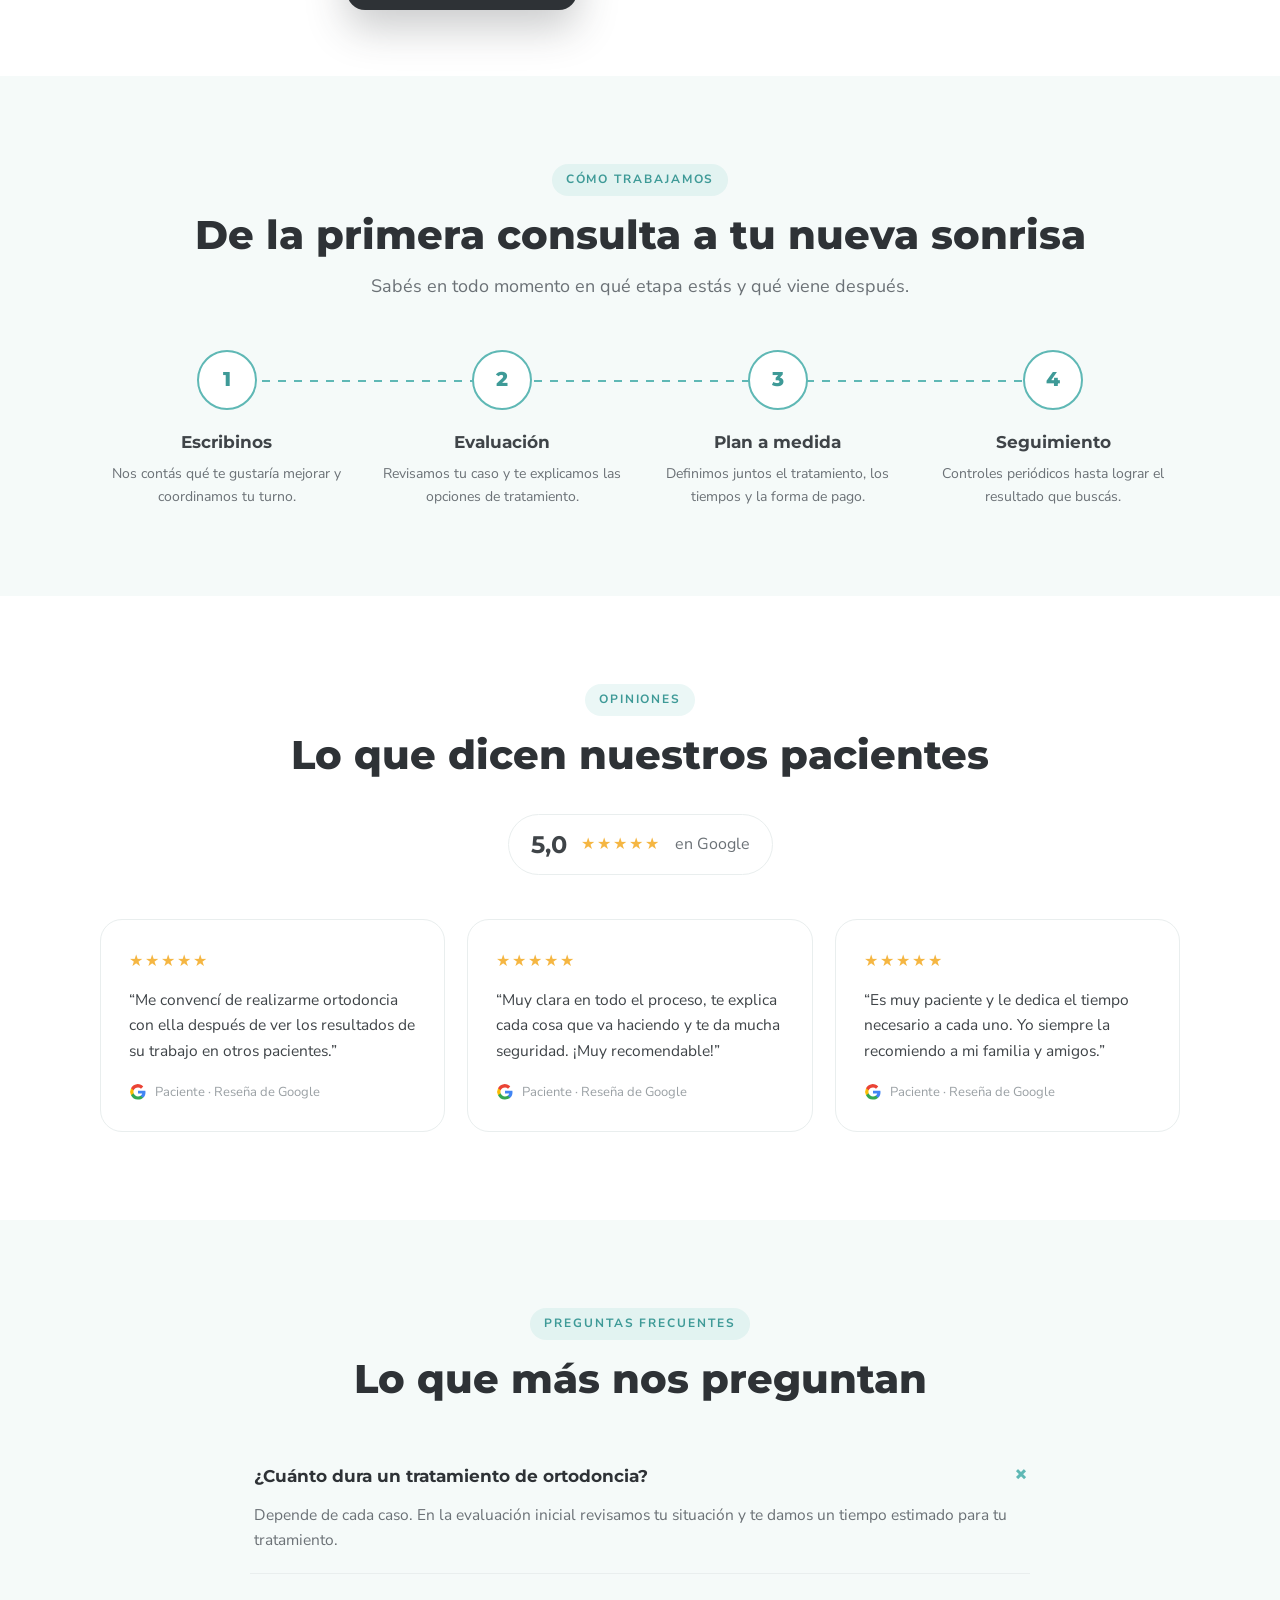
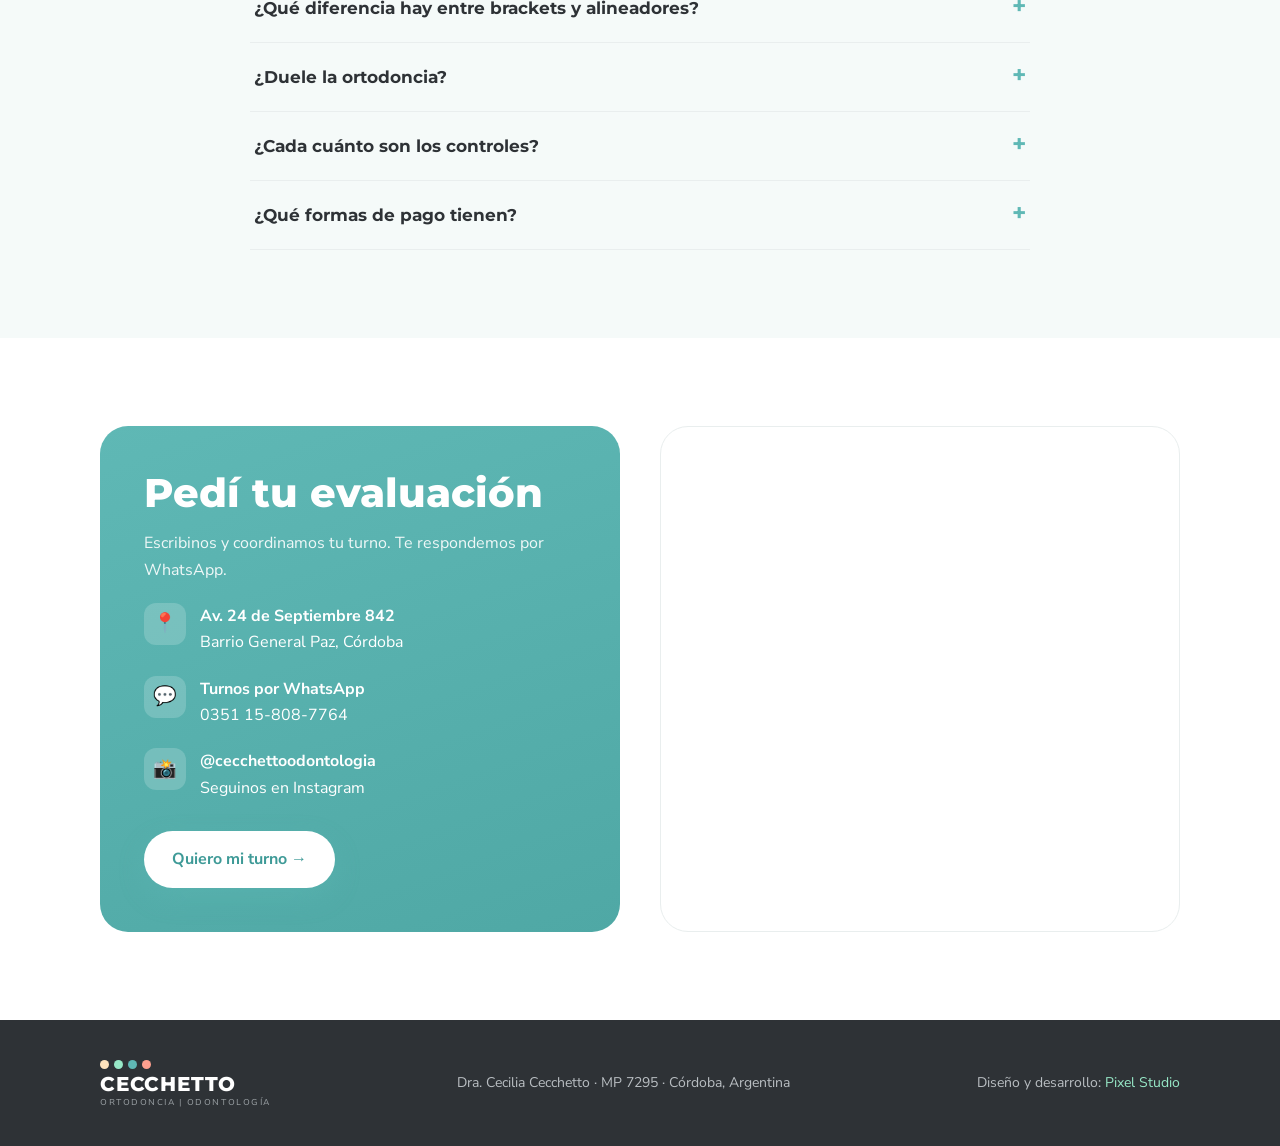
<file: demos/demo-landing-cecchetto-odontologia.html>
<!DOCTYPE html>
<html lang="es">
<head>
<meta charset="utf-8">
<meta name="viewport" content="width=device-width,initial-scale=1">
<title>Ortodoncia y Alineadores en Córdoba | Cecchetto Odontología</title>
<meta name="description" content="Dra. Cecilia Cecchetto MP 7295. Ortodoncia, alineadores, implantes y prótesis en Av. 24 de Septiembre 842, Córdoba. Pedí tu evaluación por WhatsApp.">
<link href="https://fonts.googleapis.com/css2?family=Montserrat:wght@600;700;800&family=Nunito+Sans:wght@400;600;700&display=swap" rel="stylesheet">
<style>
:root{
  --teal:#5FB8B5; --teal-d:#3E9A97; --mint:#97E8C7; --peach:#FEE2BC; --coral:#FFA08F;
  --ink:#3F4448; --gray:#6B7176; --line:#E9EEEE; --bg:#FFFFFF; --soft:#F5FAF9;
}
*{margin:0;padding:0;box-sizing:border-box}
html{scroll-behavior:smooth}
body{font-family:'Nunito Sans',sans-serif;color:var(--ink);background:var(--bg);line-height:1.65;-webkit-font-smoothing:antialiased}
h1,h2,h3,.logo{font-family:'Montserrat',sans-serif}
a{color:inherit;text-decoration:none}
.wrap{max-width:1120px;margin:0 auto;padding:0 20px}
section{padding:88px 0}
.eyebrow{display:inline-block;font-size:12px;font-weight:700;letter-spacing:.16em;text-transform:uppercase;color:var(--teal-d);background:rgba(95,184,181,.12);padding:6px 14px;border-radius:999px;margin-bottom:16px}
h2{font-size:clamp(28px,4vw,40px);font-weight:800;line-height:1.15;margin-bottom:14px;color:#2E3236}
.lead{font-size:18px;color:var(--gray);max-width:640px}
.center{text-align:center}.center .lead{margin:0 auto}
.btn{display:inline-flex;align-items:center;gap:10px;background:var(--teal);color:#fff;font-weight:700;padding:15px 28px;border-radius:999px;transition:transform .2s,background .2s;box-shadow:0 10px 24px rgba(95,184,181,.35)}
.btn:hover{background:var(--teal-d);transform:translateY(-2px)}
.btn.ghost{background:#fff;color:var(--ink);border:1.5px solid var(--line);box-shadow:none}
.btn.ghost:hover{border-color:var(--teal);background:#fff}
.btn svg{width:20px;height:20px}

/* demo ribbon */
.demo{background:#2E3236;color:#fff;font-size:13px;text-align:center;padding:8px 12px}
.demo b{color:var(--mint)}

/* nav */
nav{position:sticky;top:0;z-index:20;background:rgba(255,255,255,.92);backdrop-filter:blur(10px);border-bottom:1px solid var(--line)}
nav .wrap{display:flex;align-items:center;justify-content:space-between;height:72px}
.logo{display:flex;flex-direction:column;align-items:flex-start;line-height:1}
.dots{display:flex;gap:5px;margin-bottom:5px}
.dots i{width:9px;height:9px;border-radius:50%;display:block}
.logo b{font-size:20px;font-weight:800;letter-spacing:.04em;color:#5A5F63}
.logo small{font-size:8.5px;letter-spacing:.18em;color:#9AA0A4;margin-top:4px;font-family:'Nunito Sans',sans-serif}
.menu{display:flex;gap:28px;font-weight:600;font-size:15px;color:var(--gray)}
.menu a:hover{color:var(--teal-d)}
nav .btn{padding:10px 20px;font-size:14px;box-shadow:none}

/* hero */
.hero{padding:70px 0 90px;background:radial-gradient(circle at 85% 20%,rgba(151,232,199,.35),transparent 40%),radial-gradient(circle at 10% 90%,rgba(254,226,188,.6),transparent 40%),#fff;overflow:hidden}
.hero .wrap{display:grid;grid-template-columns:1.1fr .9fr;gap:50px;align-items:center}
.hero h1{font-size:clamp(36px,5.2vw,58px);font-weight:800;line-height:1.08;color:#2E3236;letter-spacing:-.01em}
.hero h1 span{color:var(--teal)}
.hero p{font-size:19px;color:var(--gray);margin:20px 0 30px;max-width:520px}
.ctas{display:flex;gap:12px;flex-wrap:wrap}
.trust{display:flex;gap:26px;margin-top:36px;flex-wrap:wrap}
.trust div{font-size:14px;color:var(--gray)}
.trust b{display:block;font-family:'Montserrat',sans-serif;font-size:24px;color:#2E3236}
.stars{color:#F5B642;letter-spacing:2px}
.hero-art{position:relative;aspect-ratio:1/1.05}
.blob{position:absolute;border-radius:50%}
.hero-card{position:absolute;inset:8% 6% 10% 10%;background:linear-gradient(160deg,var(--teal),#86D3C7);border-radius:200px 200px 32px 32px;display:flex;align-items:flex-end;justify-content:center;overflow:hidden}
.ph{color:rgba(255,255,255,.85);font-size:13px;font-weight:700;letter-spacing:.08em;text-transform:uppercase;text-align:center;padding:24px}
.ph svg{width:120px;height:120px;opacity:.9;display:block;margin:0 auto 8px}
.badge-float{position:absolute;background:#fff;border-radius:16px;padding:14px 18px;box-shadow:0 18px 40px rgba(46,50,54,.12);display:flex;gap:12px;align-items:center;font-size:14px}
.badge-float b{font-family:'Montserrat',sans-serif;display:block;font-size:15px;color:#2E3236}
.badge-float .ic{width:38px;height:38px;border-radius:12px;display:flex;align-items:center;justify-content:center;font-size:19px}

/* tratamientos */
.treat{display:grid;grid-template-columns:repeat(4,1fr);gap:20px;margin-top:44px}
.tcard{background:#fff;border:1px solid var(--line);border-radius:22px;padding:30px 24px;transition:transform .25s,box-shadow .25s;display:flex;flex-direction:column}
.tcard:hover{transform:translateY(-4px);box-shadow:0 20px 40px rgba(46,50,54,.08)}
.tcard .ic{width:56px;height:56px;border-radius:18px;display:flex;align-items:center;justify-content:center;margin-bottom:18px}
.tcard .ic svg{width:30px;height:30px}
.tcard h3{font-size:19px;margin-bottom:8px;color:#2E3236}
.tcard p{font-size:15px;color:var(--gray);flex:1}
.tcard a{margin-top:18px;font-weight:700;color:var(--teal-d);font-size:14px}
.general{margin-top:20px;background:var(--soft);border-radius:22px;padding:22px 28px;display:flex;justify-content:space-between;align-items:center;gap:20px;flex-wrap:wrap}
.general b{font-family:'Montserrat',sans-serif}
.general span{color:var(--gray)}

/* casos */
.soft{background:var(--soft)}
.cases{display:grid;grid-template-columns:repeat(3,1fr);gap:22px;margin-top:44px}
.case{background:#fff;border-radius:22px;overflow:hidden;border:1px solid var(--line)}
.ba{display:grid;grid-template-columns:1fr 1fr;height:190px}
.ba div{display:flex;align-items:flex-end;padding:12px;font-size:11px;font-weight:800;letter-spacing:.12em;text-transform:uppercase;color:rgba(46,50,54,.55)}
.ba .a{background:linear-gradient(160deg,#EDEDED,#DADDDD)}
.ba .d{background:linear-gradient(160deg,var(--mint),var(--teal));color:#fff}
.case .info{padding:20px 22px}
.case h3{font-size:17px;margin-bottom:4px}
.case p{font-size:14px;color:var(--gray)}
.tag{display:inline-block;font-size:12px;font-weight:700;padding:4px 10px;border-radius:999px;background:var(--peach);color:#9A6A2E;margin-bottom:10px}
.note{font-size:13px;color:#9AA0A4;margin-top:18px;text-align:center}

/* about */
.about .wrap{display:grid;grid-template-columns:.9fr 1.1fr;gap:60px;align-items:center}
.portrait{aspect-ratio:4/5;border-radius:28px;background:linear-gradient(170deg,var(--peach),#FFD3C9);position:relative;display:flex;align-items:center;justify-content:center}
.portrait .ph{color:rgba(120,80,60,.6)}
.press{position:absolute;bottom:-22px;right:-18px;background:#2E3236;color:#fff;border-radius:18px;padding:16px 20px;font-size:13px;max-width:230px;box-shadow:0 18px 40px rgba(46,50,54,.25)}
.press b{display:block;font-family:'Montserrat',sans-serif;font-size:15px;color:var(--mint);margin-bottom:2px}
.creds{display:grid;grid-template-columns:1fr 1fr;gap:14px;margin-top:28px}
.cred{border:1px solid var(--line);border-radius:16px;padding:16px 18px}
.cred b{font-family:'Montserrat',sans-serif;color:#2E3236;display:block}
.cred span{font-size:14px;color:var(--gray)}

/* proceso */
.steps{display:grid;grid-template-columns:repeat(4,1fr);gap:22px;margin-top:48px;position:relative}
.steps:before{content:'';position:absolute;top:30px;left:12%;right:12%;height:2px;background:repeating-linear-gradient(90deg,var(--teal) 0 8px,transparent 8px 16px)}
.step{text-align:center;position:relative}
.num{width:60px;height:60px;border-radius:50%;background:#fff;border:2px solid var(--teal);display:flex;align-items:center;justify-content:center;margin:0 auto 18px;font-family:'Montserrat',sans-serif;font-weight:800;font-size:20px;color:var(--teal-d)}
.step h3{font-size:17px;margin-bottom:6px}
.step p{font-size:14px;color:var(--gray)}

/* reseñas */
.revs{display:grid;grid-template-columns:repeat(3,1fr);gap:22px;margin-top:44px}
.rev{background:#fff;border-radius:22px;padding:28px;border:1px solid var(--line);display:flex;flex-direction:column}
.rev p{font-size:15.5px;color:var(--ink);flex:1;margin:12px 0 18px}
.rev small{color:#9AA0A4;font-size:13px;display:flex;align-items:center;gap:8px}
.g{width:18px;height:18px}
.score{display:inline-flex;align-items:center;gap:14px;background:#fff;border:1px solid var(--line);border-radius:999px;padding:10px 22px;margin-top:22px}
.score b{font-family:'Montserrat',sans-serif;font-size:24px}

/* faq */
.faq{max-width:780px;margin:40px auto 0}
details{border-bottom:1px solid var(--line);padding:20px 4px}
summary{cursor:pointer;font-family:'Montserrat',sans-serif;font-weight:700;font-size:17px;list-style:none;display:flex;justify-content:space-between;gap:20px;color:#2E3236}
summary::-webkit-details-marker{display:none}
summary:after{content:'+';color:var(--teal);font-size:24px;line-height:1;transition:transform .2s}
details[open] summary:after{transform:rotate(45deg)}
details p{color:var(--gray);margin-top:12px;font-size:15.5px}

/* contacto */
.contact .wrap{display:grid;grid-template-columns:1fr 1fr;gap:40px;align-items:stretch}
.cbox{background:linear-gradient(160deg,var(--teal),#4FA8A5);color:#fff;border-radius:28px;padding:44px}
.cbox h2{color:#fff}
.cbox p{opacity:.9}
.cline{display:flex;gap:14px;align-items:flex-start;margin-top:20px;font-size:16px}
.cline .i{width:42px;height:42px;border-radius:12px;background:rgba(255,255,255,.18);display:flex;align-items:center;justify-content:center;flex-shrink:0;font-size:19px}
.cbox .btn{background:#fff;color:var(--teal-d);margin-top:30px}
.map{border-radius:28px;overflow:hidden;border:1px solid var(--line);min-height:380px}
.map iframe{width:100%;height:100%;min-height:380px;border:0;display:block}

footer{background:#2E3236;color:#B9BEC2;padding:40px 0;font-size:14px}
footer .wrap{display:flex;justify-content:space-between;align-items:center;gap:20px;flex-wrap:wrap}
footer .logo b{color:#fff}
footer a{color:var(--mint)}

.wa-float{position:fixed;right:20px;bottom:20px;width:60px;height:60px;border-radius:50%;background:#25D366;display:flex;align-items:center;justify-content:center;box-shadow:0 12px 28px rgba(37,211,102,.45);z-index:30;transition:transform .2s}
.wa-float:hover{transform:scale(1.08)}
.wa-float svg{width:32px;height:32px}

@media(max-width:900px){
  .menu{display:none}
  .hero .wrap,.about .wrap,.contact .wrap{grid-template-columns:1fr}
  .hero-art{max-width:420px;margin:0 auto;width:100%}
  .treat{grid-template-columns:1fr 1fr}
  .cases,.revs{grid-template-columns:1fr}
  .steps{grid-template-columns:1fr 1fr}
  .steps:before{display:none}
  section{padding:64px 0}
  .press{right:10px}
}
@media(max-width:560px){
  .treat,.steps,.creds{grid-template-columns:1fr}
  nav .btn span{display:none}
  .cbox{padding:30px}
  .badge-float{font-size:12px;padding:10px 12px}
}
</style>
</head>
<body>

<div class="demo">Vista previa de diseño · <b>Demo preparada por Pixel Studio</b> para Cecchetto Odontología</div>

<nav><div class="wrap">
  <a href="#inicio" class="logo"><span class="dots"><i style="background:var(--peach)"></i><i style="background:var(--mint)"></i><i style="background:var(--teal)"></i><i style="background:var(--coral)"></i></span><b>CECCHETTO</b><small>ORTODONCIA | ODONTOLOGÍA</small></a>
  <div class="menu"><a href="#tratamientos">Tratamientos</a><a href="#casos">Casos</a><a href="#dra">La Dra.</a><a href="#proceso">Proceso</a><a href="#faq">Preguntas</a><a href="#contacto">Contacto</a></div>
  <a class="btn" href="https://wa.me/5493518087764?text=Hola%20Dra.%20Cecchetto%21%20Quiero%20pedir%20un%20turno." target="_blank" rel="noopener"><svg viewBox="0 0 24 24" fill="currentColor"><path d="M12 2a10 10 0 0 0-8.6 15.1L2 22l5-1.3A10 10 0 1 0 12 2Zm5.3 14.1c-.2.6-1.3 1.2-1.8 1.2-.5.1-1 .1-1.7-.1-.4-.1-.9-.3-1.5-.6-2.7-1.2-4.4-3.9-4.6-4.1-.1-.2-1.1-1.5-1.1-2.8s.7-2 .9-2.3c.2-.3.5-.3.7-.3h.5c.2 0 .4 0 .6.5l.8 1.9c.1.1.1.3 0 .5l-.3.5-.4.4c-.1.1-.3.3-.1.5.1.3.6 1 1.3 1.6.9.8 1.6 1 1.9 1.2.2.1.4.1.5-.1l.7-.9c.2-.2.4-.2.6-.1l1.8.9c.3.1.4.2.5.3.1.2.1.7-.1 1.3Z"/></svg><span>Pedir turno</span></a>
</div></nav>

<!-- HERO -->
<header class="hero" id="inicio"><div class="wrap">
  <div>
    <span class="eyebrow">Ortodoncia en Córdoba</span>
    <h1>Una sonrisa alineada, <span>con quien te explica cada paso.</span></h1>
    <p>Ortodoncia, alineadores, implantes y prótesis con la Dra. Cecilia Cecchetto. Tratamientos claros, atención cercana y resultados que podés ver en nuestros pacientes.</p>
    <div class="ctas">
      <a class="btn" href="https://wa.me/5493518087764?text=Hola%20Dra.%20Cecchetto%21%20Quiero%20pedir%20una%20evaluaci%C3%B3n%20para%20empezar%20un%20tratamiento." target="_blank" rel="noopener"><svg viewBox="0 0 24 24" fill="currentColor"><path d="M12 2a10 10 0 0 0-8.6 15.1L2 22l5-1.3A10 10 0 1 0 12 2Zm5.3 14.1c-.2.6-1.3 1.2-1.8 1.2-.5.1-1 .1-1.7-.1-.4-.1-.9-.3-1.5-.6-2.7-1.2-4.4-3.9-4.6-4.1-.1-.2-1.1-1.5-1.1-2.8s.7-2 .9-2.3c.2-.3.5-.3.7-.3h.5c.2 0 .4 0 .6.5l.8 1.9c.1.1.1.3 0 .5l-.3.5-.4.4c-.1.1-.3.3-.1.5.1.3.6 1 1.3 1.6.9.8 1.6 1 1.9 1.2.2.1.4.1.5-.1l.7-.9c.2-.2.4-.2.6-.1l1.8.9c.3.1.4.2.5.3.1.2.1.7-.1 1.3Z"/></svg>Quiero mi evaluación</a>
      <a class="btn ghost" href="#tratamientos">Ver tratamientos</a>
    </div>
    <div class="trust">
      <div><b>5,0 <span class="stars">★★★★★</span></b>en Google</div>
      <div><b>+7.500</b>nos siguen en Instagram</div>
      <div><b>MP 7295</b>Dra. Cecilia Cecchetto</div>
    </div>
  </div>
  <div class="hero-art">
    <div class="blob" style="width:44%;aspect-ratio:1;background:var(--peach);top:0;right:0"></div>
    <div class="blob" style="width:26%;aspect-ratio:1;background:var(--coral);bottom:4%;left:0;opacity:.75"></div>
    <div class="hero-card"><div class="ph"><svg viewBox="0 0 120 120" fill="none" stroke="#fff" stroke-width="3"><path d="M30 70c8 14 22 22 30 22s22-8 30-22"/><circle cx="60" cy="60" r="50" opacity=".4"/></svg>Foto de la Dra. o del consultorio</div></div>
    <div class="badge-float" style="top:16%;left:-4%"><div class="ic" style="background:var(--mint)">😁</div><div><b>Alineadores</b>Casi invisibles</div></div>
    <div class="badge-float" style="bottom:18%;right:-4%"><div class="ic" style="background:var(--peach)">📍</div><div><b>General Paz</b>Av. 24 de Septiembre 842</div></div>
  </div>
</div></header>

<!-- TRATAMIENTOS -->
<section id="tratamientos"><div class="wrap">
  <div class="center"><span class="eyebrow">Tratamientos</span><h2>Lo que podemos hacer por tu sonrisa</h2><p class="lead">Cada tratamiento empieza con una evaluación para entender tu caso y explicarte, sin tecnicismos, cuál es el mejor camino.</p></div>
  <div class="treat">
    <div class="tcard"><div class="ic" style="background:rgba(95,184,181,.15)"><svg viewBox="0 0 32 32" fill="none" stroke="#3E9A97" stroke-width="2.2" stroke-linecap="round"><path d="M4 16h24"/><rect x="6" y="11" width="5" height="10" rx="2"/><rect x="13.5" y="11" width="5" height="10" rx="2"/><rect x="21" y="11" width="5" height="10" rx="2"/></svg></div><h3>Ortodoncia con brackets</h3><p>Corregimos la posición de los dientes y la mordida con brackets metálicos o estéticos, con controles periódicos durante todo el tratamiento.</p><a href="https://wa.me/5493518087764?text=Hola%20Dra.%20Cecchetto%21%20Quiero%20consultar%20por%20ortodoncia%20con%20brackets." target="_blank" rel="noopener">Consultar →</a></div>
    <div class="tcard"><div class="ic" style="background:rgba(151,232,199,.35)"><svg viewBox="0 0 32 32" fill="none" stroke="#3E9A97" stroke-width="2.2" stroke-linecap="round"><path d="M5 12c0 8 5 13 11 13s11-5 11-13c-4 2-7 3-11 3s-7-1-11-3Z"/></svg></div><h3>Alineadores invisibles</h3><p>Placas transparentes y removibles que mueven tus dientes de forma gradual. Casi no se notan y te las sacás para comer.</p><a href="https://wa.me/5493518087764?text=Hola%20Dra.%20Cecchetto%21%20Quiero%20consultar%20por%20alineadores%20invisibles." target="_blank" rel="noopener">Consultar →</a></div>
    <div class="tcard"><div class="ic" style="background:rgba(254,226,188,.7)"><svg viewBox="0 0 32 32" fill="none" stroke="#B07A35" stroke-width="2.2" stroke-linecap="round"><path d="M10 4h12c2 0 3 2 2 4l-2 5H10L8 8c-1-2 0-4 2-4Z"/><path d="M13 13v5M19 13v5M12 18h8M13 22h6M14 26h4"/></svg></div><h3>Implantes dentales</h3><p>Reemplazamos piezas perdidas con implantes que se ven y funcionan como un diente natural, para volver a comer y sonreír con confianza.</p><a href="https://wa.me/5493518087764?text=Hola%20Dra.%20Cecchetto%21%20Quiero%20consultar%20por%20implantes%20dentales." target="_blank" rel="noopener">Consultar →</a></div>
    <div class="tcard"><div class="ic" style="background:rgba(255,160,143,.25)"><svg viewBox="0 0 32 32" fill="none" stroke="#D9705C" stroke-width="2.2" stroke-linecap="round"><path d="M9 6c-3 0-4 3-4 6 0 5 2 14 5 14 2 0 2-7 6-7s4 7 6 7c3 0 5-9 5-14 0-3-1-6-4-6-3 0-4 2-7 2S12 6 9 6Z"/></svg></div><h3>Prótesis</h3><p>Prótesis fijas y removibles para recuperar la estética y la función de tu boca, diseñadas a la medida de cada paciente.</p><a href="https://wa.me/5493518087764?text=Hola%20Dra.%20Cecchetto%21%20Quiero%20consultar%20por%20pr%C3%B3tesis%20dentales." target="_blank" rel="noopener">Consultar →</a></div>
  </div>
  <div class="general"><div><b>Odontología general</b> · <span>Limpiezas, controles, arreglos y recambio de restauraciones antiguas por otras más estéticas.</span></div><a class="btn ghost" href="https://wa.me/5493518087764?text=Hola%20Dra.%20Cecchetto%21%20Quiero%20sacar%20un%20turno%20de%20odontolog%C3%ADa%20general%20%28limpieza%20/%20control%29." target="_blank" rel="noopener">Sacar turno</a></div>
</div></section>

<!-- CASOS -->
<section class="soft" id="casos"><div class="wrap">
  <div class="center"><span class="eyebrow">Casos reales</span><h2>Resultados que hablan por nosotros</h2><p class="lead">Muchos de nuestros pacientes decidieron empezar después de ver los resultados de otros. Estos son algunos de ellos.</p></div>
  <div class="cases">
    <div class="case"><div class="ba"><div class="a">Antes</div><div class="d">Después</div></div><div class="info"><span class="tag">Ortodoncia</span><h3>Retiro de brackets</h3><p>Alineación completa y corrección de mordida.</p></div></div>
    <div class="case"><div class="ba"><div class="a">Antes</div><div class="d">Después</div></div><div class="info"><span class="tag">Alineadores</span><h3>Apiñamiento leve</h3><p>Tratamiento con placas transparentes.</p></div></div>
    <div class="case"><div class="ba"><div class="a">Antes</div><div class="d">Después</div></div><div class="info"><span class="tag">Estética</span><h3>Recambio de arreglos</h3><p>Restauraciones antiguas por otras más estéticas.</p></div></div>
  </div>
  <p class="note">En la versión final se usan fotos reales de pacientes, con su autorización. Los resultados varían según cada caso.</p>
</div></section>

<!-- SOBRE LA DRA -->
<section class="about" id="dra"><div class="wrap">
  <div class="portrait"><div class="ph"><svg viewBox="0 0 120 120" fill="none" stroke="currentColor" stroke-width="3"><circle cx="60" cy="44" r="20"/><path d="M24 104c4-20 18-30 36-30s32 10 36 30"/></svg>Foto de la Dra. Cecilia Cecchetto</div>
    <div class="press"><b>Nota en El Doce TV</b>Nuestro trabajo también pasó por la televisión de Córdoba.</div></div>
  <div>
    <span class="eyebrow">Sobre la Dra.</span>
    <h2>Dra. Cecilia Cecchetto</h2>
    <p class="lead">Odontóloga dedicada a la ortodoncia, la odontología general, los implantes y las prótesis. Sus pacientes destacan lo mismo: paciencia, explicaciones claras y el tiempo que le dedica a cada persona.</p>
    <div class="creds">
      <div class="cred"><b>MP 7295</b><span>Matrícula profesional</span></div>
      <div class="cred"><b>5,0 ★ en Google</b><span>Reseñas de pacientes reales</span></div>
      <div class="cred"><b>Ortodoncia</b><span>Brackets y alineadores</span></div>
      <div class="cred"><b>Atención integral</b><span>Implantes, prótesis y general</span></div>
    </div>
  </div>
</div></section>

<!-- PROCESO -->
<section class="soft" id="proceso"><div class="wrap">
  <div class="center"><span class="eyebrow">Cómo trabajamos</span><h2>De la primera consulta a tu nueva sonrisa</h2><p class="lead">Sabés en todo momento en qué etapa estás y qué viene después.</p></div>
  <div class="steps">
    <div class="step"><div class="num">1</div><h3>Escribinos</h3><p>Nos contás qué te gustaría mejorar y coordinamos tu turno.</p></div>
    <div class="step"><div class="num">2</div><h3>Evaluación</h3><p>Revisamos tu caso y te explicamos las opciones de tratamiento.</p></div>
    <div class="step"><div class="num">3</div><h3>Plan a medida</h3><p>Definimos juntos el tratamiento, los tiempos y la forma de pago.</p></div>
    <div class="step"><div class="num">4</div><h3>Seguimiento</h3><p>Controles periódicos hasta lograr el resultado que buscás.</p></div>
  </div>
</div></section>

<!-- RESEÑAS -->
<section id="resenas"><div class="wrap">
  <div class="center"><span class="eyebrow">Opiniones</span><h2>Lo que dicen nuestros pacientes</h2>
    <div class="score"><b>5,0</b><span class="stars">★★★★★</span><span style="color:var(--gray)">en Google</span></div></div>
  <div class="revs">
    <div class="rev"><span class="stars">★★★★★</span><p>“Me convencí de realizarme ortodoncia con ella después de ver los resultados de su trabajo en otros pacientes.”</p><small><svg class="g" viewBox="0 0 24 24"><path fill="#4285F4" d="M22 12.2c0-.7-.1-1.4-.2-2H12v3.8h5.6a4.8 4.8 0 0 1-2.1 3.1v2.6h3.4c2-1.8 3.1-4.5 3.1-7.5Z"/><path fill="#34A853" d="M12 22c2.8 0 5.2-.9 6.9-2.5l-3.4-2.6c-.9.6-2.1 1-3.5 1-2.7 0-5-1.8-5.8-4.3H2.7v2.7A10 10 0 0 0 12 22Z"/><path fill="#FBBC05" d="M6.2 13.6a6 6 0 0 1 0-3.8V7.1H2.7a10 10 0 0 0 0 9.2l3.5-2.7Z"/><path fill="#EA4335" d="M12 6c1.5 0 2.9.5 4 1.6l3-3A10 10 0 0 0 2.7 7.1l3.5 2.7C7 7.8 9.3 6 12 6Z"/></svg>Paciente · Reseña de Google</small></div>
    <div class="rev"><span class="stars">★★★★★</span><p>“Muy clara en todo el proceso, te explica cada cosa que va haciendo y te da mucha seguridad. ¡Muy recomendable!”</p><small><svg class="g" viewBox="0 0 24 24"><path fill="#4285F4" d="M22 12.2c0-.7-.1-1.4-.2-2H12v3.8h5.6a4.8 4.8 0 0 1-2.1 3.1v2.6h3.4c2-1.8 3.1-4.5 3.1-7.5Z"/><path fill="#34A853" d="M12 22c2.8 0 5.2-.9 6.9-2.5l-3.4-2.6c-.9.6-2.1 1-3.5 1-2.7 0-5-1.8-5.8-4.3H2.7v2.7A10 10 0 0 0 12 22Z"/><path fill="#FBBC05" d="M6.2 13.6a6 6 0 0 1 0-3.8V7.1H2.7a10 10 0 0 0 0 9.2l3.5-2.7Z"/><path fill="#EA4335" d="M12 6c1.5 0 2.9.5 4 1.6l3-3A10 10 0 0 0 2.7 7.1l3.5 2.7C7 7.8 9.3 6 12 6Z"/></svg>Paciente · Reseña de Google</small></div>
    <div class="rev"><span class="stars">★★★★★</span><p>“Es muy paciente y le dedica el tiempo necesario a cada uno. Yo siempre la recomiendo a mi familia y amigos.”</p><small><svg class="g" viewBox="0 0 24 24"><path fill="#4285F4" d="M22 12.2c0-.7-.1-1.4-.2-2H12v3.8h5.6a4.8 4.8 0 0 1-2.1 3.1v2.6h3.4c2-1.8 3.1-4.5 3.1-7.5Z"/><path fill="#34A853" d="M12 22c2.8 0 5.2-.9 6.9-2.5l-3.4-2.6c-.9.6-2.1 1-3.5 1-2.7 0-5-1.8-5.8-4.3H2.7v2.7A10 10 0 0 0 12 22Z"/><path fill="#FBBC05" d="M6.2 13.6a6 6 0 0 1 0-3.8V7.1H2.7a10 10 0 0 0 0 9.2l3.5-2.7Z"/><path fill="#EA4335" d="M12 6c1.5 0 2.9.5 4 1.6l3-3A10 10 0 0 0 2.7 7.1l3.5 2.7C7 7.8 9.3 6 12 6Z"/></svg>Paciente · Reseña de Google</small></div>
  </div>
</div></section>

<!-- FAQ -->
<section class="soft" id="faq"><div class="wrap">
  <div class="center"><span class="eyebrow">Preguntas frecuentes</span><h2>Lo que más nos preguntan</h2></div>
  <div class="faq">
    <details open><summary>¿Cuánto dura un tratamiento de ortodoncia?</summary><p>Depende de cada caso. En la evaluación inicial revisamos tu situación y te damos un tiempo estimado para tu tratamiento.</p></details>
    <details><summary>¿Qué diferencia hay entre brackets y alineadores?</summary><p>Los brackets van fijos sobre los dientes; los alineadores son placas transparentes y removibles. En la consulta te explicamos cuál conviene para tu caso.</p></details>
    <details><summary>¿Duele la ortodoncia?</summary><p>Es normal sentir una leve molestia los primeros días después de cada ajuste. Te explicamos qué esperar y cómo llevarlo.</p></details>
    <details><summary>¿Cada cuánto son los controles?</summary><p>Los controles son periódicos y se coordinan según la etapa de tu tratamiento.</p></details>
    <details><summary>¿Qué formas de pago tienen?</summary><p>Escribinos por WhatsApp y te contamos las opciones vigentes.</p></details>
  </div>
</div></section>

<!-- CONTACTO -->
<section class="contact" id="contacto"><div class="wrap">
  <div class="cbox">
    <h2>Pedí tu evaluación</h2>
    <p>Escribinos y coordinamos tu turno. Te respondemos por WhatsApp.</p>
    <div class="cline"><div class="i">📍</div><div><b>Av. 24 de Septiembre 842</b><br>Barrio General Paz, Córdoba</div></div>
    <div class="cline"><div class="i">💬</div><div><b>Turnos por WhatsApp</b><br>0351 15-808-7764</div></div>
    <div class="cline"><div class="i">📸</div><div><b>@cecchettoodontologia</b><br>Seguinos en Instagram</div></div>
    <a class="btn" href="https://wa.me/5493518087764?text=Hola%20Dra.%20Cecchetto%21%20Vi%20su%20p%C3%A1gina%20y%20quiero%20pedir%20una%20evaluaci%C3%B3n." target="_blank" rel="noopener">Quiero mi turno →</a>
  </div>
  <div class="map"><iframe loading="lazy" title="Ubicación Cecchetto Odontología" src="https://www.google.com/maps?q=Av.+24+de+Septiembre+842,+C%C3%B3rdoba,+Argentina&output=embed"></iframe></div>
</div></section>

<footer><div class="wrap">
  <div class="logo"><span class="dots"><i style="background:var(--peach)"></i><i style="background:var(--mint)"></i><i style="background:var(--teal)"></i><i style="background:var(--coral)"></i></span><b>CECCHETTO</b><small>ORTODONCIA | ODONTOLOGÍA</small></div>
  <div>Dra. Cecilia Cecchetto · MP 7295 · Córdoba, Argentina</div>
  <div>Diseño y desarrollo: <a href="https://wa.me/5493513992666" target="_blank" rel="noopener">Pixel Studio</a></div>
</div></footer>

<a class="wa-float" href="https://wa.me/5493518087764?text=Hola%20Dra.%20Cecchetto%21%20Quiero%20hacer%20una%20consulta." target="_blank" rel="noopener" aria-label="WhatsApp"><svg viewBox="0 0 24 24" fill="#fff"><path d="M12 2a10 10 0 0 0-8.6 15.1L2 22l5-1.3A10 10 0 1 0 12 2Zm5.3 14.1c-.2.6-1.3 1.2-1.8 1.2-.5.1-1 .1-1.7-.1-.4-.1-.9-.3-1.5-.6-2.7-1.2-4.4-3.9-4.6-4.1-.1-.2-1.1-1.5-1.1-2.8s.7-2 .9-2.3c.2-.3.5-.3.7-.3h.5c.2 0 .4 0 .6.5l.8 1.9c.1.1.1.3 0 .5l-.3.5-.4.4c-.1.1-.3.3-.1.5.1.3.6 1 1.3 1.6.9.8 1.6 1 1.9 1.2.2.1.4.1.5-.1l.7-.9c.2-.2.4-.2.6-.1l1.8.9c.3.1.4.2.5.3.1.2.1.7-.1 1.3Z"/></svg></a>

</body>
</html>
</file>
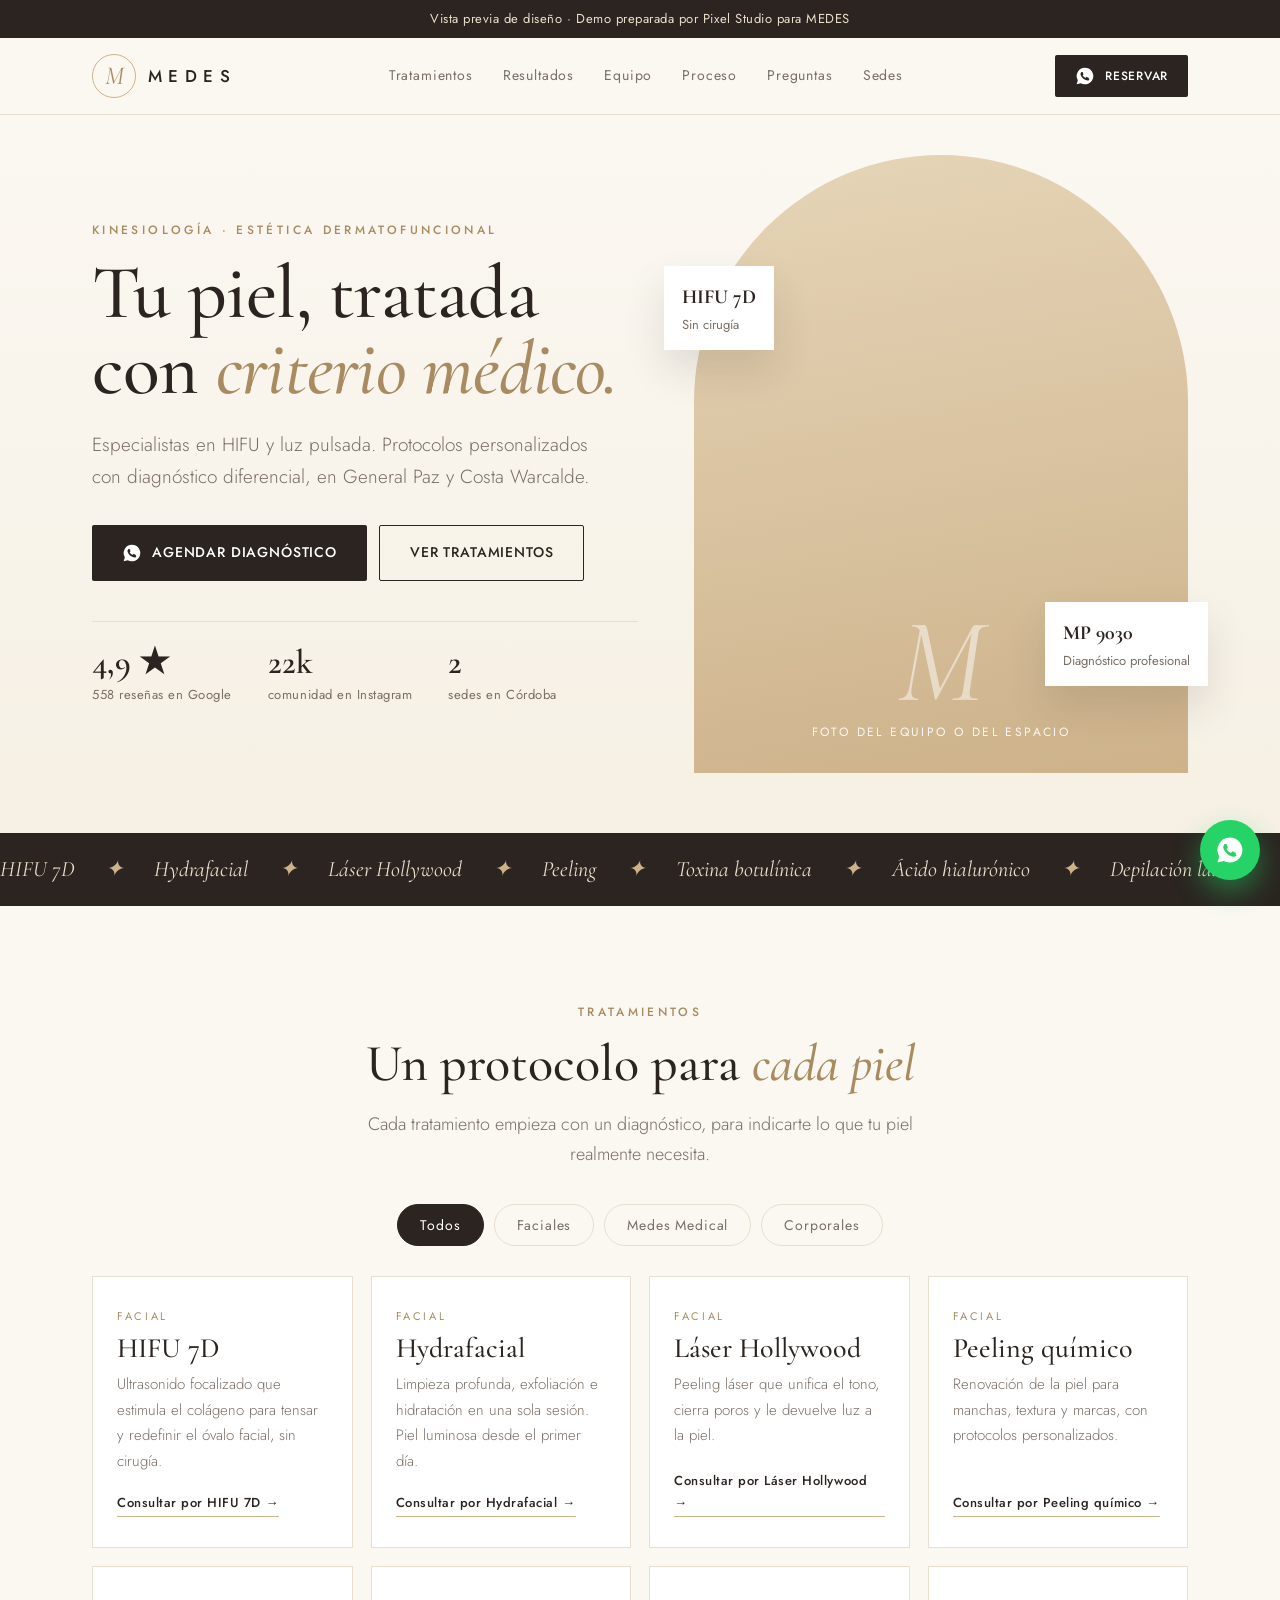
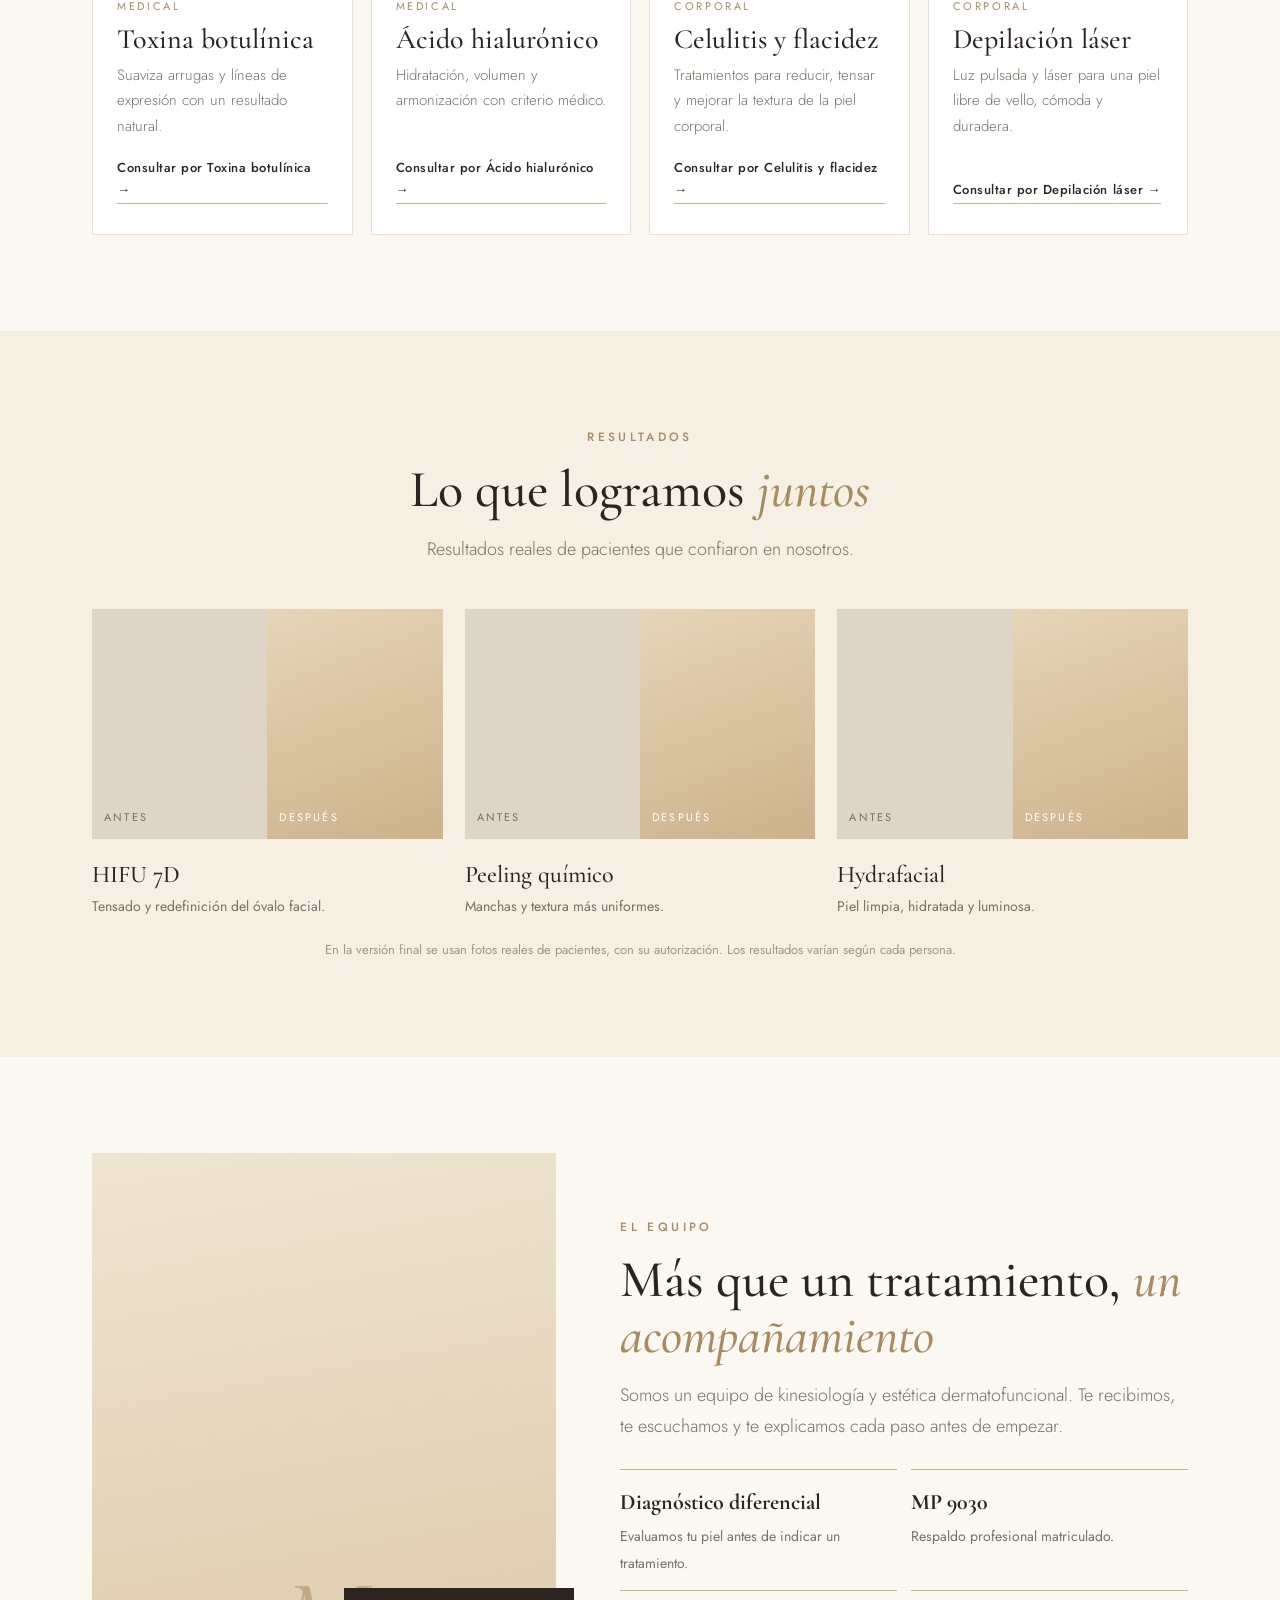
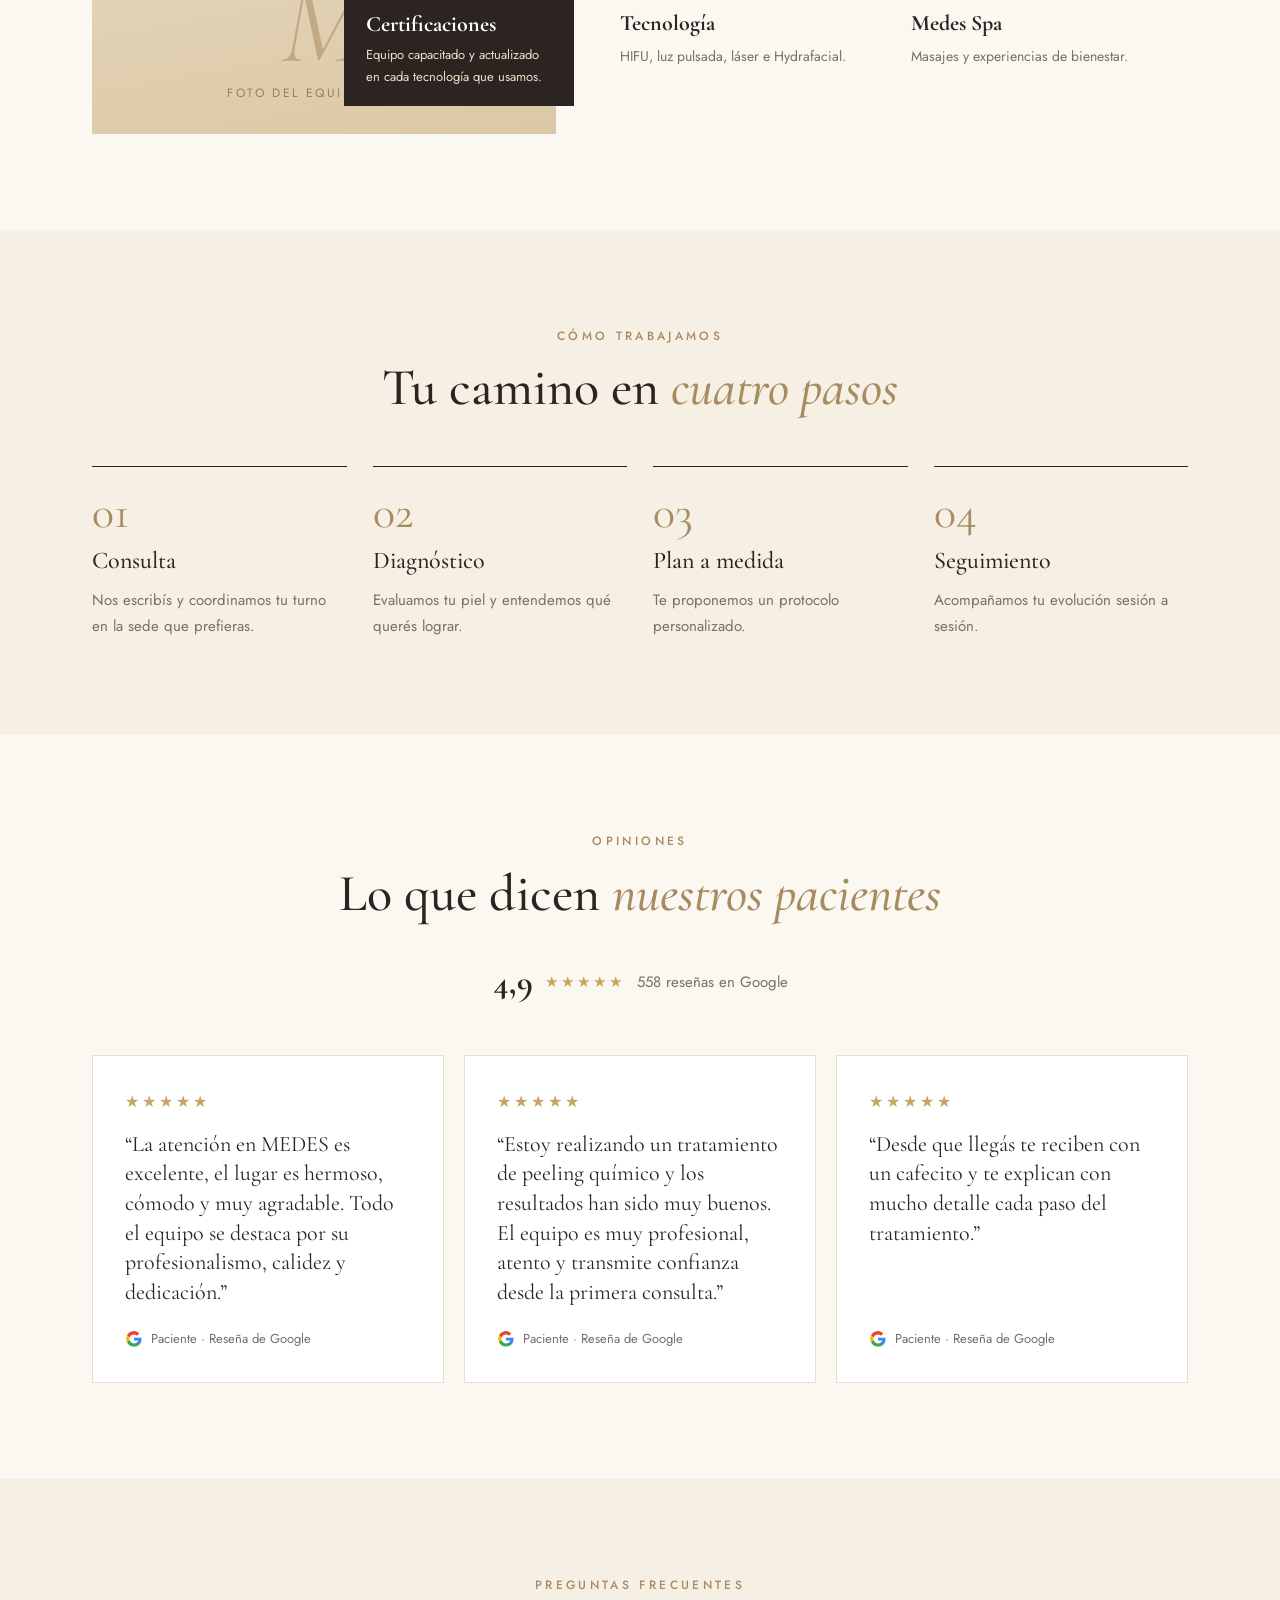
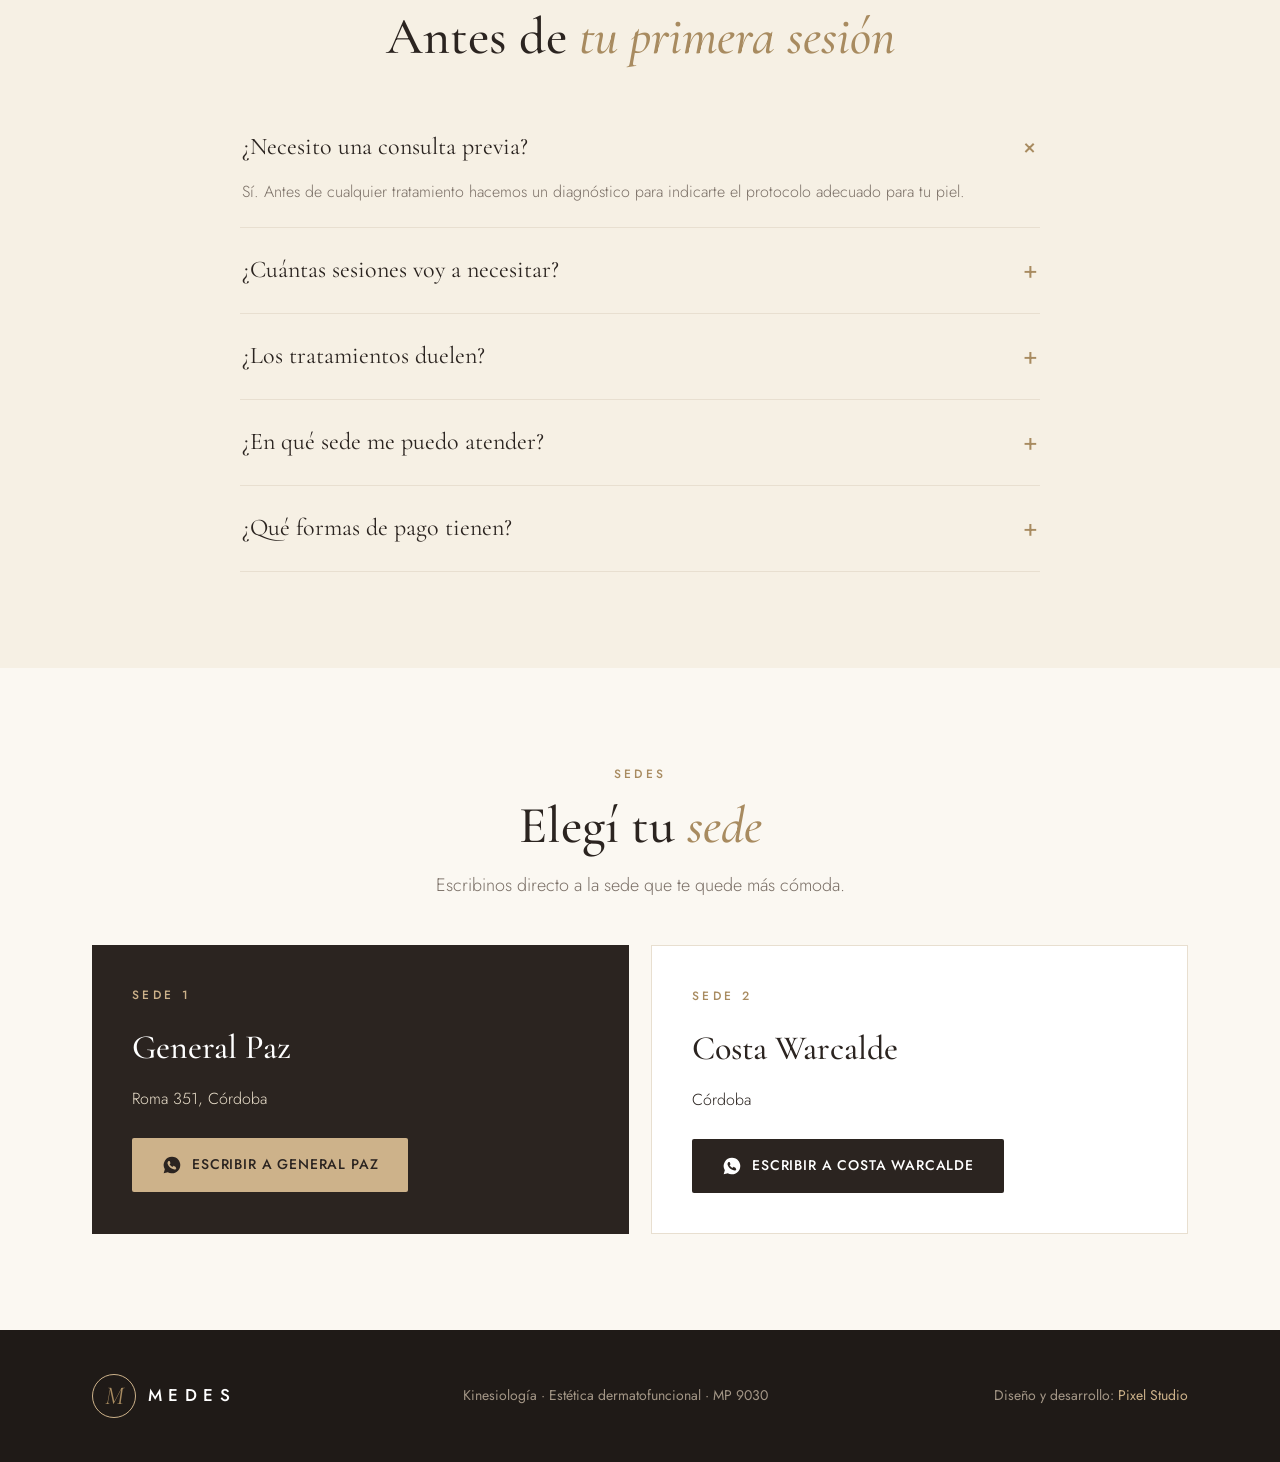
<file: demos/demo-landing-medes.html>
<!DOCTYPE html><html lang="es"><head><meta charset="utf-8"><meta name="viewport" content="width=device-width,initial-scale=1">
<title>MEDES | Medicina Estética y Kinesiología Dermatofuncional en Córdoba</title>
<meta name="description" content="Especialistas en HIFU y luz pulsada. Medicina estética, kinesiología y estética dermatofuncional en General Paz y Costa Warcalde, Córdoba.">
<link href="https://fonts.googleapis.com/css2?family=Cormorant+Garamond:ital,wght@0,500;0,600;1,500&family=Jost:wght@300;400;500;600&display=swap" rel="stylesheet">
<style>
:root{--sand:#CDB28A;--sand-d:#A88B60;--cream:#F6F0E4;--ivory:#FBF8F2;--ink:#2B2420;--mut:#7A6F66;--line:#E8DFD0}
*{margin:0;padding:0;box-sizing:border-box}html{scroll-behavior:smooth}
body{font-family:'Jost',sans-serif;color:var(--ink);background:var(--ivory);line-height:1.7;font-weight:400;-webkit-font-smoothing:antialiased}
h1,h2,h3,.serif{font-family:'Cormorant Garamond',serif;font-weight:500}
a{color:inherit;text-decoration:none}
.wrap{max-width:1140px;margin:0 auto;padding:0 22px}
section{padding:96px 0}
.k{font-size:12px;letter-spacing:.28em;text-transform:uppercase;color:var(--sand-d);font-weight:500;display:block;margin-bottom:14px}
h2{font-size:clamp(34px,4.6vw,52px);line-height:1.08;margin-bottom:16px}
h2 i{color:var(--sand-d)}
.lead{color:var(--mut);font-size:18px;max-width:620px;font-weight:300}
.c{text-align:center}.c .lead{margin:0 auto}
.btn{display:inline-flex;align-items:center;gap:10px;background:var(--ink);color:#fff;padding:15px 30px;border-radius:2px;font-weight:500;letter-spacing:.06em;font-size:14px;text-transform:uppercase;transition:background .25s}
.btn:hover{background:var(--sand-d)}
.btn.l{background:transparent;color:var(--ink);border:1px solid var(--ink)}
.btn.l:hover{background:var(--ink);color:#fff}
.demo{background:var(--ink);color:#EADFCB;font-size:13px;text-align:center;padding:8px 12px;letter-spacing:.04em}
nav{position:sticky;top:0;z-index:20;background:rgba(251,248,242,.94);backdrop-filter:blur(8px);border-bottom:1px solid var(--line)}
nav .wrap{display:flex;justify-content:space-between;align-items:center;height:76px}
.logo{display:flex;align-items:center;gap:12px}
.mono{width:44px;height:44px;border-radius:50%;border:1px solid var(--sand);display:flex;align-items:center;justify-content:center;font-family:'Cormorant Garamond';font-size:26px;color:var(--sand-d);font-style:italic}
.logo b{font-family:'Jost';letter-spacing:.38em;font-weight:500;font-size:17px}
.menu{display:flex;gap:30px;font-size:14px;letter-spacing:.06em;color:var(--mut)}
.menu a:hover{color:var(--ink)}
nav .btn{padding:11px 20px;font-size:12px}
.hero{padding:0;background:linear-gradient(180deg,var(--ivory),var(--cream))}
.hero .wrap{display:grid;grid-template-columns:1.05fr .95fr;gap:56px;align-items:center;min-height:620px;padding-top:40px;padding-bottom:60px}
.hero h1{font-size:clamp(44px,6vw,76px);line-height:1;letter-spacing:-.01em}
.hero h1 i{color:var(--sand-d)}
.hero p{color:var(--mut);font-size:19px;margin:22px 0 32px;max-width:500px;font-weight:300}
.ctas{display:flex;gap:12px;flex-wrap:wrap}
.stats{display:flex;gap:36px;margin-top:40px;flex-wrap:wrap;border-top:1px solid var(--line);padding-top:24px}
.stats b{display:block;font-family:'Cormorant Garamond';font-size:34px;font-weight:600;line-height:1}
.stats span{font-size:13px;color:var(--mut);letter-spacing:.04em}
.arch{position:relative;aspect-ratio:4/5;border-radius:999px 999px 0 0;background:linear-gradient(170deg,#E6D5B8,var(--sand));overflow:hidden;display:flex;align-items:flex-end;justify-content:center}
.ph{color:rgba(255,255,255,.9);font-size:12px;letter-spacing:.2em;text-transform:uppercase;padding:30px;text-align:center}
.ph .m{font-family:'Cormorant Garamond';font-style:italic;font-size:120px;line-height:1;display:block;opacity:.55;text-transform:none;letter-spacing:0}
.chip{position:absolute;background:#fff;padding:14px 18px;box-shadow:0 20px 40px rgba(43,36,32,.12);font-size:13px;color:var(--mut)}
.chip b{display:block;font-family:'Cormorant Garamond';font-size:20px;color:var(--ink)}
.strip{background:var(--ink);color:#EADFCB;padding:18px 0;overflow:hidden;white-space:nowrap;font-family:'Cormorant Garamond';font-size:22px;font-style:italic}
.strip span{margin:0 26px;color:var(--sand)}
.tabs{display:flex;gap:10px;justify-content:center;margin:34px 0 10px;flex-wrap:wrap}
.tabs button{background:transparent;border:1px solid var(--line);padding:10px 22px;font-family:'Jost';font-size:14px;letter-spacing:.06em;cursor:pointer;color:var(--mut);border-radius:999px;transition:all .2s}
.tabs button.on,.tabs button:hover{background:var(--ink);color:#fff;border-color:var(--ink)}
.grid{display:grid;grid-template-columns:repeat(4,1fr);gap:18px;margin-top:30px}
.tc{background:#fff;border:1px solid var(--line);padding:30px 24px;display:flex;flex-direction:column;transition:transform .25s,box-shadow .25s}
.tc:hover{transform:translateY(-4px);box-shadow:0 24px 44px rgba(43,36,32,.08)}
.tc .cat{font-size:11px;letter-spacing:.24em;text-transform:uppercase;color:var(--sand-d)}
.tc h3{font-size:28px;margin:8px 0 8px;line-height:1.1}
.tc p{font-size:15px;color:var(--mut);flex:1;font-weight:300}
.tc a{margin-top:18px;font-size:13px;font-weight:500;letter-spacing:.04em;border-bottom:1px solid var(--sand);align-self:flex-start;padding-bottom:2px}
.cream{background:var(--cream)}
.ba{display:grid;grid-template-columns:repeat(3,1fr);gap:22px;margin-top:44px}
.bc .img{display:grid;grid-template-columns:1fr 1fr;height:230px}
.bc .img div{display:flex;align-items:flex-end;padding:12px;font-size:11px;letter-spacing:.2em;text-transform:uppercase}
.bc .a{background:#DDD5C8;color:#7A6F66}.bc .d{background:linear-gradient(160deg,#E6D5B8,var(--sand));color:#fff}
.bc h3{font-size:24px;margin-top:16px}.bc p{color:var(--mut);font-size:14px}
.note{text-align:center;color:#A39686;font-size:13px;margin-top:20px}
.team .wrap{display:grid;grid-template-columns:.9fr 1.1fr;gap:64px;align-items:center}
.portrait{aspect-ratio:4/5;background:linear-gradient(170deg,#EFE5D3,#DCC8A6);display:flex;align-items:flex-end;justify-content:center;position:relative}
.cert{position:absolute;right:-18px;bottom:28px;background:var(--ink);color:#EADFCB;padding:18px 22px;max-width:230px;font-size:13px}
.cert b{font-family:'Cormorant Garamond';font-size:22px;color:#fff;display:block}
.pts{display:grid;grid-template-columns:1fr 1fr;gap:14px;margin-top:28px}
.pt{border-top:1px solid var(--sand);padding-top:14px}
.pt b{font-family:'Cormorant Garamond';font-size:22px;display:block}
.pt span{color:var(--mut);font-size:14px}
.steps{display:grid;grid-template-columns:repeat(4,1fr);gap:26px;margin-top:50px;counter-reset:s}
.step{border-top:1px solid var(--ink);padding-top:22px}
.step .n{font-family:'Cormorant Garamond';font-size:46px;color:var(--sand-d);line-height:1}
.step h3{font-size:24px;margin:6px 0}.step p{color:var(--mut);font-size:15px}
.revs{display:grid;grid-template-columns:repeat(3,1fr);gap:20px;margin-top:44px}
.rv{background:#fff;padding:32px;border:1px solid var(--line);display:flex;flex-direction:column}
.st{color:#C9A35F;letter-spacing:3px}
.rv p{font-family:'Cormorant Garamond';font-size:22px;line-height:1.35;margin:14px 0 20px;flex:1}
.rv small{color:var(--mut);display:flex;gap:8px;align-items:center;font-size:13px}
.score{display:inline-flex;gap:12px;align-items:center;margin-top:16px;font-size:15px;color:var(--mut)}
.score b{font-family:'Cormorant Garamond';font-size:34px;color:var(--ink)}
.faq{max-width:800px;margin:40px auto 0}
details{border-bottom:1px solid var(--line);padding:22px 2px}
summary{cursor:pointer;list-style:none;display:flex;justify-content:space-between;gap:20px;font-family:'Cormorant Garamond';font-size:24px}
summary::-webkit-details-marker{display:none}
summary:after{content:'+';color:var(--sand-d);font-family:'Jost';font-size:24px;transition:transform .2s}
details[open] summary:after{transform:rotate(45deg)}
details p{color:var(--mut);margin-top:10px;font-weight:300}
.sedes{display:grid;grid-template-columns:1fr 1fr;gap:22px;margin-top:44px}
.sede{background:var(--ink);color:#EADFCB;padding:40px}
.sede h3{font-size:34px;color:#fff}
.sede p{margin:8px 0 26px;font-weight:300}
.sede .btn{background:var(--sand);color:var(--ink)}
.sede .btn:hover{background:#fff}
.sede.alt{background:#fff;color:var(--ink);border:1px solid var(--line)}
.sede.alt h3{color:var(--ink)}.sede.alt .btn{background:var(--ink);color:#fff}
footer{background:#1F1A17;color:#A39686;padding:44px 0;font-size:14px}
footer .wrap{display:flex;justify-content:space-between;align-items:center;gap:20px;flex-wrap:wrap}
footer .logo b{color:#fff}footer a{color:var(--sand)}
.wf{position:fixed;right:20px;bottom:20px;width:60px;height:60px;border-radius:50%;background:#25D366;color:#fff;display:flex;align-items:center;justify-content:center;box-shadow:0 12px 28px rgba(37,211,102,.45);z-index:30}
.wf svg{width:30px;height:30px}
@media(max-width:920px){.menu{display:none}.hero .wrap,.team .wrap{grid-template-columns:1fr}.arch{max-width:420px;margin:0 auto;width:100%}.grid{grid-template-columns:1fr 1fr}.ba,.revs,.sedes{grid-template-columns:1fr}.steps{grid-template-columns:1fr 1fr}section{padding:68px 0}.cert{right:10px}}
@media(max-width:560px){.grid,.steps,.pts{grid-template-columns:1fr}nav .btn span{display:none}.sede{padding:28px}.hero .wrap{min-height:0}}
</style></head><body>
<div class="demo">Vista previa de diseño · Demo preparada por Pixel Studio para MEDES</div>
<nav><div class="wrap">
<a href="#inicio" class="logo"><span class="mono">M</span><b>MEDES</b></a>
<div class="menu"><a href="#tratamientos">Tratamientos</a><a href="#resultados">Resultados</a><a href="#equipo">Equipo</a><a href="#proceso">Proceso</a><a href="#faq">Preguntas</a><a href="#sedes">Sedes</a></div>
<a class="btn" href="https://wa.me/5493516215659?text=Hola%20MEDES%21%20Quiero%20reservar%20un%20turno." target="_blank" rel="noopener"><svg viewBox="0 0 24 24" fill="currentColor" width="20" height="20"><path d="M12 2a10 10 0 0 0-8.6 15.1L2 22l5-1.3A10 10 0 1 0 12 2Zm5.3 14.1c-.2.6-1.3 1.2-1.8 1.2-.5.1-1 .1-1.7-.1-.4-.1-.9-.3-1.5-.6-2.7-1.2-4.4-3.9-4.6-4.1-.1-.2-1.1-1.5-1.1-2.8s.7-2 .9-2.3c.2-.3.5-.3.7-.3h.5c.2 0 .4 0 .6.5l.8 1.9c.1.1.1.3 0 .5l-.3.5-.4.4c-.1.1-.3.3-.1.5.1.3.6 1 1.3 1.6.9.8 1.6 1 1.9 1.2.2.1.4.1.5-.1l.7-.9c.2-.2.4-.2.6-.1l1.8.9c.3.1.4.2.5.3.1.2.1.7-.1 1.3Z"/></svg><span>Reservar</span></a>
</div></nav>

<header class="hero" id="inicio"><div class="wrap">
<div><span class="k">Kinesiología · Estética dermatofuncional</span>
<h1>Tu piel, tratada con <i>criterio médico.</i></h1>
<p>Especialistas en HIFU y luz pulsada. Protocolos personalizados con diagnóstico diferencial, en General Paz y Costa Warcalde.</p>
<div class="ctas"><a class="btn" href="https://wa.me/5493516215659?text=Hola%20MEDES%21%20Quiero%20agendar%20una%20consulta%20de%20diagn%C3%B3stico." target="_blank" rel="noopener"><svg viewBox="0 0 24 24" fill="currentColor" width="20" height="20"><path d="M12 2a10 10 0 0 0-8.6 15.1L2 22l5-1.3A10 10 0 1 0 12 2Zm5.3 14.1c-.2.6-1.3 1.2-1.8 1.2-.5.1-1 .1-1.7-.1-.4-.1-.9-.3-1.5-.6-2.7-1.2-4.4-3.9-4.6-4.1-.1-.2-1.1-1.5-1.1-2.8s.7-2 .9-2.3c.2-.3.5-.3.7-.3h.5c.2 0 .4 0 .6.5l.8 1.9c.1.1.1.3 0 .5l-.3.5-.4.4c-.1.1-.3.3-.1.5.1.3.6 1 1.3 1.6.9.8 1.6 1 1.9 1.2.2.1.4.1.5-.1l.7-.9c.2-.2.4-.2.6-.1l1.8.9c.3.1.4.2.5.3.1.2.1.7-.1 1.3Z"/></svg> Agendar diagnóstico</a><a class="btn l" href="#tratamientos">Ver tratamientos</a></div>
<div class="stats"><div><b>4,9 ★</b><span>558 reseñas en Google</span></div><div><b>22k</b><span>comunidad en Instagram</span></div><div><b>2</b><span>sedes en Córdoba</span></div></div></div>
<div style="position:relative"><div class="arch"><div class="ph"><span class="m">M</span>Foto del equipo o del espacio</div></div>
<div class="chip" style="top:18%;left:-6%"><b>HIFU 7D</b>Sin cirugía</div>
<div class="chip" style="bottom:14%;right:-4%"><b>MP 9030</b>Diagnóstico profesional</div></div>
</div></header>

<div class="strip">HIFU 7D <span>✦</span> Hydrafacial <span>✦</span> Láser Hollywood <span>✦</span> Peeling <span>✦</span> Toxina botulínica <span>✦</span> Ácido hialurónico <span>✦</span> Depilación láser</div>

<section id="tratamientos"><div class="wrap">
<div class="c"><span class="k">Tratamientos</span><h2>Un protocolo para <i>cada piel</i></h2><p class="lead">Cada tratamiento empieza con un diagnóstico, para indicarte lo que tu piel realmente necesita.</p></div>
<div class="tabs"><button class="on" data-f="all">Todos</button><button data-f="Facial">Faciales</button><button data-f="Medical">Medes Medical</button><button data-f="Corporal">Corporales</button></div>
<div class="grid" id="grid"><div class="tc" data-cat="Facial"><span class="cat">Facial</span><h3>HIFU 7D</h3><p>Ultrasonido focalizado que estimula el colágeno para tensar y redefinir el óvalo facial, sin cirugía.</p><a href="https://wa.me/5493516215659?text=Hola%20MEDES%21%20Quiero%20consultar%20por%20HIFU%207D." target="_blank" rel="noopener">Consultar por HIFU 7D →</a></div><div class="tc" data-cat="Facial"><span class="cat">Facial</span><h3>Hydrafacial</h3><p>Limpieza profunda, exfoliación e hidratación en una sola sesión. Piel luminosa desde el primer día.</p><a href="https://wa.me/5493516215659?text=Hola%20MEDES%21%20Quiero%20consultar%20por%20Hydrafacial." target="_blank" rel="noopener">Consultar por Hydrafacial →</a></div><div class="tc" data-cat="Facial"><span class="cat">Facial</span><h3>Láser Hollywood</h3><p>Peeling láser que unifica el tono, cierra poros y le devuelve luz a la piel.</p><a href="https://wa.me/5493516215659?text=Hola%20MEDES%21%20Quiero%20consultar%20por%20L%C3%A1ser%20Hollywood." target="_blank" rel="noopener">Consultar por Láser Hollywood →</a></div><div class="tc" data-cat="Facial"><span class="cat">Facial</span><h3>Peeling químico</h3><p>Renovación de la piel para manchas, textura y marcas, con protocolos personalizados.</p><a href="https://wa.me/5493516215659?text=Hola%20MEDES%21%20Quiero%20consultar%20por%20Peeling%20qu%C3%ADmico." target="_blank" rel="noopener">Consultar por Peeling químico →</a></div><div class="tc" data-cat="Medical"><span class="cat">Medical</span><h3>Toxina botulínica</h3><p>Suaviza arrugas y líneas de expresión con un resultado natural.</p><a href="https://wa.me/5493516215659?text=Hola%20MEDES%21%20Quiero%20consultar%20por%20Toxina%20botul%C3%ADnica." target="_blank" rel="noopener">Consultar por Toxina botulínica →</a></div><div class="tc" data-cat="Medical"><span class="cat">Medical</span><h3>Ácido hialurónico</h3><p>Hidratación, volumen y armonización con criterio médico.</p><a href="https://wa.me/5493516215659?text=Hola%20MEDES%21%20Quiero%20consultar%20por%20%C3%81cido%20hialur%C3%B3nico." target="_blank" rel="noopener">Consultar por Ácido hialurónico →</a></div><div class="tc" data-cat="Corporal"><span class="cat">Corporal</span><h3>Celulitis y flacidez</h3><p>Tratamientos para reducir, tensar y mejorar la textura de la piel corporal.</p><a href="https://wa.me/5493516215659?text=Hola%20MEDES%21%20Quiero%20consultar%20por%20Celulitis%20y%20flacidez." target="_blank" rel="noopener">Consultar por Celulitis y flacidez →</a></div><div class="tc" data-cat="Corporal"><span class="cat">Corporal</span><h3>Depilación láser</h3><p>Luz pulsada y láser para una piel libre de vello, cómoda y duradera.</p><a href="https://wa.me/5493516215659?text=Hola%20MEDES%21%20Quiero%20consultar%20por%20Depilaci%C3%B3n%20l%C3%A1ser." target="_blank" rel="noopener">Consultar por Depilación láser →</a></div></div>
</div></section>

<section class="cream" id="resultados"><div class="wrap">
<div class="c"><span class="k">Resultados</span><h2>Lo que logramos <i>juntos</i></h2><p class="lead">Resultados reales de pacientes que confiaron en nosotros.</p></div>
<div class="ba">
<div class="bc"><div class="img"><div class="a">Antes</div><div class="d">Después</div></div><h3>HIFU 7D</h3><p>Tensado y redefinición del óvalo facial.</p></div>
<div class="bc"><div class="img"><div class="a">Antes</div><div class="d">Después</div></div><h3>Peeling químico</h3><p>Manchas y textura más uniformes.</p></div>
<div class="bc"><div class="img"><div class="a">Antes</div><div class="d">Después</div></div><h3>Hydrafacial</h3><p>Piel limpia, hidratada y luminosa.</p></div>
</div>
<p class="note">En la versión final se usan fotos reales de pacientes, con su autorización. Los resultados varían según cada persona.</p>
</div></section>

<section class="team" id="equipo"><div class="wrap">
<div class="portrait"><div class="ph" style="color:rgba(120,95,60,.7)"><span class="m" style="color:#A88B60">M</span>Foto del equipo MEDES</div>
<div class="cert"><b>Certificaciones</b>Equipo capacitado y actualizado en cada tecnología que usamos.</div></div>
<div><span class="k">El equipo</span><h2>Más que un tratamiento, <i>un acompañamiento</i></h2>
<p class="lead">Somos un equipo de kinesiología y estética dermatofuncional. Te recibimos, te escuchamos y te explicamos cada paso antes de empezar.</p>
<div class="pts"><div class="pt"><b>Diagnóstico diferencial</b><span>Evaluamos tu piel antes de indicar un tratamiento.</span></div><div class="pt"><b>MP 9030</b><span>Respaldo profesional matriculado.</span></div><div class="pt"><b>Tecnología</b><span>HIFU, luz pulsada, láser e Hydrafacial.</span></div><div class="pt"><b>Medes Spa</b><span>Masajes y experiencias de bienestar.</span></div></div></div>
</div></section>

<section class="cream" id="proceso"><div class="wrap">
<div class="c"><span class="k">Cómo trabajamos</span><h2>Tu camino en <i>cuatro pasos</i></h2></div>
<div class="steps"><div class="step"><div class="n">01</div><h3>Consulta</h3><p>Nos escribís y coordinamos tu turno en la sede que prefieras.</p></div><div class="step"><div class="n">02</div><h3>Diagnóstico</h3><p>Evaluamos tu piel y entendemos qué querés lograr.</p></div><div class="step"><div class="n">03</div><h3>Plan a medida</h3><p>Te proponemos un protocolo personalizado.</p></div><div class="step"><div class="n">04</div><h3>Seguimiento</h3><p>Acompañamos tu evolución sesión a sesión.</p></div></div>
</div></section>

<section id="opiniones"><div class="wrap">
<div class="c"><span class="k">Opiniones</span><h2>Lo que dicen <i>nuestros pacientes</i></h2><div class="score"><b>4,9</b><span class="st">★★★★★</span>558 reseñas en Google</div></div>
<div class="revs"><div class="rv"><div class="st">★★★★★</div><p>“La atención en MEDES es excelente, el lugar es hermoso, cómodo y muy agradable. Todo el equipo se destaca por su profesionalismo, calidez y dedicación.”</p><small><svg width="18" height="18" viewBox="0 0 24 24"><path fill="#4285F4" d="M22 12.2c0-.7-.1-1.4-.2-2H12v3.8h5.6a4.8 4.8 0 0 1-2.1 3.1v2.6h3.4c2-1.8 3.1-4.5 3.1-7.5Z"/><path fill="#34A853" d="M12 22c2.8 0 5.2-.9 6.9-2.5l-3.4-2.6c-.9.6-2.1 1-3.5 1-2.7 0-5-1.8-5.8-4.3H2.7v2.7A10 10 0 0 0 12 22Z"/><path fill="#FBBC05" d="M6.2 13.6a6 6 0 0 1 0-3.8V7.1H2.7a10 10 0 0 0 0 9.2l3.5-2.7Z"/><path fill="#EA4335" d="M12 6c1.5 0 2.9.5 4 1.6l3-3A10 10 0 0 0 2.7 7.1l3.5 2.7C7 7.8 9.3 6 12 6Z"/></svg> Paciente · Reseña de Google</small></div><div class="rv"><div class="st">★★★★★</div><p>“Estoy realizando un tratamiento de peeling químico y los resultados han sido muy buenos. El equipo es muy profesional, atento y transmite confianza desde la primera consulta.”</p><small><svg width="18" height="18" viewBox="0 0 24 24"><path fill="#4285F4" d="M22 12.2c0-.7-.1-1.4-.2-2H12v3.8h5.6a4.8 4.8 0 0 1-2.1 3.1v2.6h3.4c2-1.8 3.1-4.5 3.1-7.5Z"/><path fill="#34A853" d="M12 22c2.8 0 5.2-.9 6.9-2.5l-3.4-2.6c-.9.6-2.1 1-3.5 1-2.7 0-5-1.8-5.8-4.3H2.7v2.7A10 10 0 0 0 12 22Z"/><path fill="#FBBC05" d="M6.2 13.6a6 6 0 0 1 0-3.8V7.1H2.7a10 10 0 0 0 0 9.2l3.5-2.7Z"/><path fill="#EA4335" d="M12 6c1.5 0 2.9.5 4 1.6l3-3A10 10 0 0 0 2.7 7.1l3.5 2.7C7 7.8 9.3 6 12 6Z"/></svg> Paciente · Reseña de Google</small></div><div class="rv"><div class="st">★★★★★</div><p>“Desde que llegás te reciben con un cafecito y te explican con mucho detalle cada paso del tratamiento.”</p><small><svg width="18" height="18" viewBox="0 0 24 24"><path fill="#4285F4" d="M22 12.2c0-.7-.1-1.4-.2-2H12v3.8h5.6a4.8 4.8 0 0 1-2.1 3.1v2.6h3.4c2-1.8 3.1-4.5 3.1-7.5Z"/><path fill="#34A853" d="M12 22c2.8 0 5.2-.9 6.9-2.5l-3.4-2.6c-.9.6-2.1 1-3.5 1-2.7 0-5-1.8-5.8-4.3H2.7v2.7A10 10 0 0 0 12 22Z"/><path fill="#FBBC05" d="M6.2 13.6a6 6 0 0 1 0-3.8V7.1H2.7a10 10 0 0 0 0 9.2l3.5-2.7Z"/><path fill="#EA4335" d="M12 6c1.5 0 2.9.5 4 1.6l3-3A10 10 0 0 0 2.7 7.1l3.5 2.7C7 7.8 9.3 6 12 6Z"/></svg> Paciente · Reseña de Google</small></div></div>
</div></section>

<section class="cream" id="faq"><div class="wrap">
<div class="c"><span class="k">Preguntas frecuentes</span><h2>Antes de <i>tu primera sesión</i></h2></div>
<div class="faq">
<details open><summary>¿Necesito una consulta previa?</summary><p>Sí. Antes de cualquier tratamiento hacemos un diagnóstico para indicarte el protocolo adecuado para tu piel.</p></details>
<details><summary>¿Cuántas sesiones voy a necesitar?</summary><p>Depende del tratamiento y de cada piel. En el diagnóstico te damos una estimación personalizada.</p></details>
<details><summary>¿Los tratamientos duelen?</summary><p>La mayoría son bien tolerados. Te explicamos qué vas a sentir en cada uno antes de empezar.</p></details>
<details><summary>¿En qué sede me puedo atender?</summary><p>Tenemos sede en General Paz y en Costa Warcalde. Elegí la que te quede más cómoda.</p></details>
<details><summary>¿Qué formas de pago tienen?</summary><p>Escribinos por WhatsApp y te contamos las opciones y promociones vigentes.</p></details>
</div></div></section>

<section id="sedes"><div class="wrap">
<div class="c"><span class="k">Sedes</span><h2>Elegí tu <i>sede</i></h2><p class="lead">Escribinos directo a la sede que te quede más cómoda.</p></div>
<div class="sedes">
<div class="sede"><span class="k" style="color:var(--sand)">Sede 1</span><h3>General Paz</h3><p>Roma 351, Córdoba</p><a class="btn" href="https://wa.me/5493516215659?text=Hola%20MEDES%20General%20Paz%21%20Quiero%20reservar%20un%20turno." target="_blank" rel="noopener"><svg viewBox="0 0 24 24" fill="currentColor" width="20" height="20"><path d="M12 2a10 10 0 0 0-8.6 15.1L2 22l5-1.3A10 10 0 1 0 12 2Zm5.3 14.1c-.2.6-1.3 1.2-1.8 1.2-.5.1-1 .1-1.7-.1-.4-.1-.9-.3-1.5-.6-2.7-1.2-4.4-3.9-4.6-4.1-.1-.2-1.1-1.5-1.1-2.8s.7-2 .9-2.3c.2-.3.5-.3.7-.3h.5c.2 0 .4 0 .6.5l.8 1.9c.1.1.1.3 0 .5l-.3.5-.4.4c-.1.1-.3.3-.1.5.1.3.6 1 1.3 1.6.9.8 1.6 1 1.9 1.2.2.1.4.1.5-.1l.7-.9c.2-.2.4-.2.6-.1l1.8.9c.3.1.4.2.5.3.1.2.1.7-.1 1.3Z"/></svg> Escribir a General Paz</a></div>
<div class="sede alt"><span class="k">Sede 2</span><h3>Costa Warcalde</h3><p>Córdoba</p><a class="btn" href="https://wa.me/5493516215659?text=Hola%20MEDES%20Costa%20Warcalde%21%20Quiero%20reservar%20un%20turno." target="_blank" rel="noopener"><svg viewBox="0 0 24 24" fill="currentColor" width="20" height="20"><path d="M12 2a10 10 0 0 0-8.6 15.1L2 22l5-1.3A10 10 0 1 0 12 2Zm5.3 14.1c-.2.6-1.3 1.2-1.8 1.2-.5.1-1 .1-1.7-.1-.4-.1-.9-.3-1.5-.6-2.7-1.2-4.4-3.9-4.6-4.1-.1-.2-1.1-1.5-1.1-2.8s.7-2 .9-2.3c.2-.3.5-.3.7-.3h.5c.2 0 .4 0 .6.5l.8 1.9c.1.1.1.3 0 .5l-.3.5-.4.4c-.1.1-.3.3-.1.5.1.3.6 1 1.3 1.6.9.8 1.6 1 1.9 1.2.2.1.4.1.5-.1l.7-.9c.2-.2.4-.2.6-.1l1.8.9c.3.1.4.2.5.3.1.2.1.7-.1 1.3Z"/></svg> Escribir a Costa Warcalde</a></div>
</div></div></section>

<footer><div class="wrap"><div class="logo"><span class="mono">M</span><b>MEDES</b></div><div>Kinesiología · Estética dermatofuncional · MP 9030</div><div>Diseño y desarrollo: <a href="https://wa.me/5493513992666" target="_blank" rel="noopener">Pixel Studio</a></div></div></footer>
<a class="wf" href="https://wa.me/5493516215659?text=Hola%20MEDES%21%20Quiero%20hacer%20una%20consulta." target="_blank" rel="noopener" aria-label="WhatsApp"><svg viewBox="0 0 24 24" fill="currentColor" width="20" height="20"><path d="M12 2a10 10 0 0 0-8.6 15.1L2 22l5-1.3A10 10 0 1 0 12 2Zm5.3 14.1c-.2.6-1.3 1.2-1.8 1.2-.5.1-1 .1-1.7-.1-.4-.1-.9-.3-1.5-.6-2.7-1.2-4.4-3.9-4.6-4.1-.1-.2-1.1-1.5-1.1-2.8s.7-2 .9-2.3c.2-.3.5-.3.7-.3h.5c.2 0 .4 0 .6.5l.8 1.9c.1.1.1.3 0 .5l-.3.5-.4.4c-.1.1-.3.3-.1.5.1.3.6 1 1.3 1.6.9.8 1.6 1 1.9 1.2.2.1.4.1.5-.1l.7-.9c.2-.2.4-.2.6-.1l1.8.9c.3.1.4.2.5.3.1.2.1.7-.1 1.3Z"/></svg></a>
<script>
document.querySelectorAll('.tabs button').forEach(function(b){b.onclick=function(){document.querySelectorAll('.tabs button').forEach(function(x){x.classList.remove('on')});b.classList.add('on');var f=b.dataset.f;document.querySelectorAll('.tc').forEach(function(c){c.style.display=(f==='all'||c.dataset.cat===f)?'':'none'})}});
</script>
</body></html>
</file>
